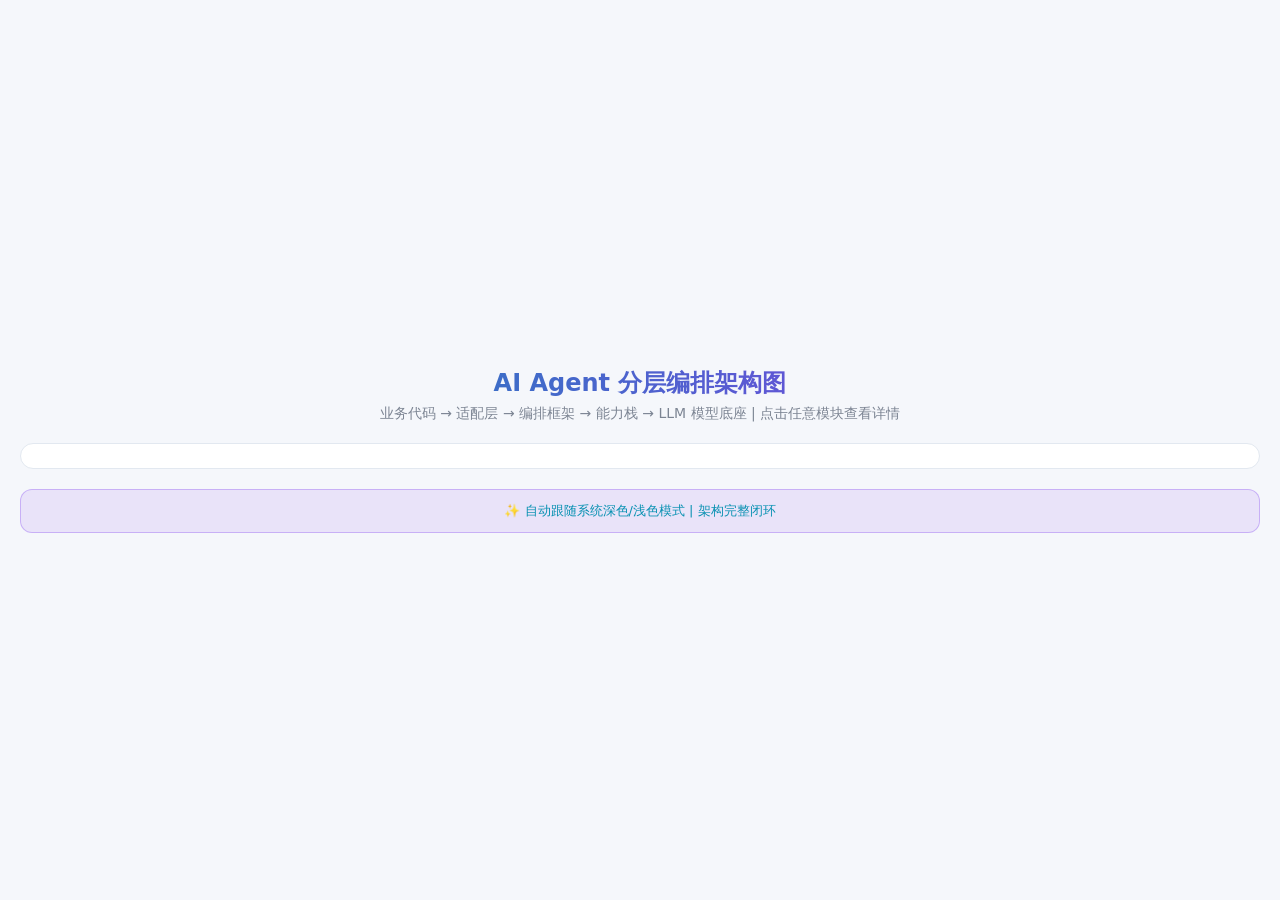
<file: architecture.html>
<!DOCTYPE html>
<html lang="zh-CN">
<head>
  <meta charset="UTF-8">
  <meta name="viewport" content="width=device-width, initial-scale=1.0, user-scalable=yes">
  <title>AI Agent 分层编排架构图</title>
  <style>
    /* 深色/浅色模式支持（跟随系统） */
    :root {
      --bg: #f5f7fb;
      --card-bg: #ffffff;
      --text: #1a202c;
      --text-secondary: #4a5568;
      --border: #e2e8f0;
      --cyan: #0891b2;
      --orange: #ea580c;
      --purple: #9333ea;
      --blue: #2563eb;
      --green: #059669;
      --pink: #db2777;
      --yellow: #eab308;
    }
    @media (prefers-color-scheme: dark) {
      :root {
        --bg: #0f172a;
        --card-bg: #1e293b;
        --text: #e2e8f0;
        --text-secondary: #94a3b8;
        --border: #334155;
        --cyan: #22d3ee;
        --orange: #f97316;
        --purple: #a855f7;
        --blue: #3b82f6;
        --green: #10b981;
        --pink: #ec4899;
        --yellow: #facc15;
      }
    }
    * { margin: 0; padding: 0; box-sizing: border-box; }
    body {
      font-family: system-ui, -apple-system, 'Segoe UI', Roboto, 'PingFang SC', 'Microsoft YaHei', sans-serif;
      background: var(--bg);
      color: var(--text);
      padding: 20px;
      min-height: 100vh;
      display: flex;
      justify-content: center;
      align-items: center;
    }
    .container {
      max-width: 1300px;
      width: 100%;
    }
    .header {
      text-align: center;
      margin-bottom: 20px;
    }
    .header h1 {
      font-size: 24px;
      background: linear-gradient(90deg, var(--cyan), var(--purple));
      -webkit-background-clip: text;
      background-clip: text;
      color: transparent;
      margin-bottom: 6px;
    }
    .header p {
      opacity: 0.7;
      font-size: 14px;
      color: var(--text-secondary);
    }
    .svg-container {
      width: 100%;
      background: var(--card-bg);
      border-radius: 16px;
      padding: 12px;
      border: 1px solid var(--border);
    }
    svg {
      width: 100%;
      height: auto;
      display: block;
    }
    .arch-clickable { cursor: pointer; transition: filter 0.2s; }
    .arch-clickable:hover { filter: drop-shadow(0 0 4px currentColor); }
    .modal {
      display: none;
      position: fixed;
      top: 0;
      left: 0;
      width: 100%;
      height: 100%;
      background: rgba(0,0,0,0.6);
      backdrop-filter: blur(4px);
      align-items: center;
      justify-content: center;
      z-index: 1000;
    }
    .modal.active { display: flex; }
    .modal-content {
      background: var(--card-bg);
      border-radius: 20px;
      max-width: 500px;
      width: 90%;
      padding: 20px;
      border: 1px solid var(--border);
      box-shadow: 0 20px 35px rgba(0,0,0,0.4);
    }
    .modal-header {
      display: flex;
      justify-content: space-between;
      align-items: center;
      border-bottom: 1px solid var(--border);
      padding-bottom: 10px;
      margin-bottom: 12px;
    }
    .modal-header h3 { font-size: 1.3rem; color: var(--cyan); }
    .close-modal {
      background: none;
      border: none;
      font-size: 26px;
      cursor: pointer;
      color: var(--text-secondary);
    }
    .close-modal:hover { color: var(--text); }
    .modal-body { font-size: 0.9rem; line-height: 1.5; color: var(--text); }
    .footer {
      text-align: center;
      margin-top: 20px;
      padding: 12px;
      background: rgba(124, 58, 237, 0.1);
      border-radius: 12px;
      border: 1px solid rgba(124, 58, 237, 0.3);
    }
    .footer p { font-size: 13px; color: var(--cyan); }
  </style>
</head>
<body>
<div class="container">
  <div class="header">
    <h1>AI Agent 分层编排架构图</h1>
    <p>业务代码 → 适配层 → 编排框架 → 能力栈 → LLM 模型底座 | 点击任意模块查看详情</p>
  </div>
  <div class="svg-container" id="svgContainer"></div>
  <div class="footer"><p>✨ 自动跟随系统深色/浅色模式 | 架构完整闭环</p></div>
</div>

<div id="detailModal" class="modal">
  <div class="modal-content">
    <div class="modal-header"><h3 id="modalTitle">详细解析</h3><button class="close-modal" id="closeModalBtn">&times;</button></div>
    <div class="modal-body" id="modalBody">内容加载中...</div>
  </div>
</div>

<script>
  // 直接复用 app.js 中的 renderArchitecture 核心生成逻辑，但独立封装（为了简洁，这里内联生成 SVG）
  (function() {
    const getCssVar = (varName) => getComputedStyle(document.documentElement).getPropertyValue(varName).trim();
    const cyan = getCssVar('--cyan');
    const orange = getCssVar('--orange');
    const purple = getCssVar('--purple');
    const blue = getCssVar('--blue');
    const green = getCssVar('--green');
    const pink = getCssVar('--pink');
    const yellow = getCssVar('--yellow');
    const text = getCssVar('--text');
    const textSecondary = getCssVar('--text-secondary');

    const svgHtml = `<svg viewBox="0 0 1100 850" xmlns="http://www.w3.org/2000/svg">
      <defs>
        <pattern id="grid" width="30" height="30" patternUnits="userSpaceOnUse">
          <path d="M 30 0 L 0 0 0 30" fill="none" stroke="rgba(34, 211, 238, 0.05)" stroke-width="1"/>
        </pattern>
        <linearGradient id="cyanGrad" x1="0%" y1="0%" x2="100%" y2="0%"><stop offset="0%" stop-color="${cyan}"/><stop offset="100%" stop-color="#06b6d4"/></linearGradient>
        <linearGradient id="orangeGrad" x1="0%" y1="0%" x2="100%" y2="0%"><stop offset="0%" stop-color="${orange}"/><stop offset="100%" stop-color="#ea580c"/></linearGradient>
        <linearGradient id="purpleGrad" x1="0%" y1="0%" x2="100%" y2="0%"><stop offset="0%" stop-color="${purple}"/><stop offset="100%" stop-color="#7c3aed"/></linearGradient>
        <linearGradient id="blueGrad" x1="0%" y1="0%" x2="100%" y2="0%"><stop offset="0%" stop-color="${blue}"/><stop offset="100%" stop-color="#2563eb"/></linearGradient>
        <linearGradient id="greenGrad" x1="0%" y1="0%" x2="100%" y2="0%"><stop offset="0%" stop-color="${green}"/><stop offset="100%" stop-color="#059669"/></linearGradient>
        <linearGradient id="pinkGrad" x1="0%" y1="0%" x2="100%" y2="0%"><stop offset="0%" stop-color="${pink}"/><stop offset="100%" stop-color="#db2777"/></linearGradient>
        <linearGradient id="yellowGrad" x1="0%" y1="0%" x2="100%" y2="0%"><stop offset="0%" stop-color="${yellow}"/><stop offset="100%" stop-color="#eab308"/></linearGradient>
        <marker id="linearArrow" markerWidth="10" markerHeight="7" refX="9" refY="3.5" orient="auto"><path d="M0 0 L7 3.5 L0 7" fill="none" stroke="white" stroke-width="1.5"/></marker>
      </defs>
      <rect width="1100" height="850" fill="url(#grid)" />
      <g class="arch-clickable" data-layer="business"><rect x="80" y="25" width="940" height="85" rx="12" fill="rgba(34,211,238,0.05)" stroke="url(#cyanGrad)" stroke-width="1.8"/><text x="550" y="58" text-anchor="middle" fill="${text}" font-size="20" font-weight="bold">业务代码层</text><text x="550" y="80" text-anchor="middle" fill="${textSecondary}" font-size="12">定义业务流程、智能体意图、任务编排逻辑</text><text x="550" y="97" text-anchor="middle" fill="${cyan}" font-size="11">上层业务无需感知底层框架细节</text></g>
      <path d="M 550 110 L 550 145" stroke="${cyan}" stroke-width="1.8" marker-end="url(#linearArrow)"/>
      <g class="arch-clickable" data-layer="adapter"><rect x="80" y="155" width="940" height="85" rx="12" fill="rgba(249,115,22,0.05)" stroke="url(#orangeGrad)" stroke-width="1.8"/><text x="550" y="188" text-anchor="middle" fill="${text}" font-size="20" font-weight="bold">Orchestrator 适配抽象层</text><text x="550" y="210" text-anchor="middle" fill="${textSecondary}" font-size="12">统一调用接口，屏蔽不同框架差异</text><text x="550" y="227" text-anchor="middle" fill="${orange}" font-size="11">标准化入参、状态管理、异常回调</text></g>
      <path d="M 550 240 L 550 275" stroke="${orange}" stroke-width="1.8" marker-end="url(#linearArrow)"/>
      <g class="arch-clickable" data-layer="orchestration"><rect x="80" y="285" width="940" height="165" rx="12" fill="rgba(168,85,247,0.05)" stroke="url(#purpleGrad)" stroke-width="1.8"/><text x="550" y="315" text-anchor="middle" fill="${text}" font-size="20" font-weight="bold">核心编排框架</text></g>
      <g class="arch-clickable" data-layer="langchain"><rect x="105" y="330" width="270" height="95" rx="8" fill="rgba(59,130,246,0.1)" stroke="url(#blueGrad)" stroke-width="1.5"/><text x="240" y="365" text-anchor="middle" fill="${text}" font-size="16" font-weight="600">LangChain / LangGraph</text><text x="240" y="392" text-anchor="middle" fill="${textSecondary}" font-size="12">图编排、状态流转、复杂工作流</text></g>
      <g class="arch-clickable" data-layer="claude"><rect x="415" y="330" width="270" height="95" rx="8" fill="rgba(16,185,129,0.1)" stroke="url(#greenGrad)" stroke-width="1.5"/><text x="550" y="365" text-anchor="middle" fill="${text}" font-size="16" font-weight="600">Claude Agent SDK</text><text x="550" y="392" text-anchor="middle" fill="${textSecondary}" font-size="12">原生模型调用、轻量化智能体</text></g>
      <g class="arch-clickable" data-layer="pi-mono"><rect x="725" y="330" width="270" height="95" rx="8" fill="rgba(236,72,153,0.1)" stroke="url(#pinkGrad)" stroke-width="1.5"/><text x="860" y="365" text-anchor="middle" fill="${text}" font-size="16" font-weight="600">pi-mono (Pi)</text><text x="860" y="392" text-anchor="middle" fill="${textSecondary}" font-size="12">极简高性能、低代码智能体框架</text></g>
      <path d="M 550 450 L 550 478" stroke="${purple}" stroke-width="1.8" fill="none"/><path d="M 240 478 L 550 478 L 860 478" stroke="${purple}" stroke-width="1.8" fill="none"/><path d="M 240 478 L 240 488" stroke="${purple}" stroke-width="1.8" marker-end="url(#linearArrow)"/><path d="M 550 478 L 550 488" stroke="${purple}" stroke-width="1.8" marker-end="url(#linearArrow)"/><path d="M 860 478 L 860 488" stroke="${purple}" stroke-width="1.8" marker-end="url(#linearArrow)"/>
      <g class="arch-clickable" data-layer="skills"><rect x="80" y="498" width="300" height="110" rx="12" fill="rgba(34,211,238,0.05)" stroke="url(#cyanGrad)" stroke-width="1.8"/><text x="230" y="538" text-anchor="middle" fill="${text}" font-size="18" font-weight="bold">Skills 能力封装层</text><text x="230" y="565" text-anchor="middle" fill="${textSecondary}" font-size="12">自定义技能、多步骤任务封装</text></g>
      <g class="arch-clickable" data-layer="mcp"><rect x="400" y="498" width="300" height="110" rx="12" fill="rgba(168,85,247,0.05)" stroke="url(#purpleGrad)" stroke-width="1.8"/><text x="550" y="538" text-anchor="middle" fill="${text}" font-size="18" font-weight="bold">MCP 协议交互层</text><text x="550" y="565" text-anchor="middle" fill="${textSecondary}" font-size="12">跨框架统一能力调用协议</text></g>
      <g class="arch-clickable" data-layer="toolcalling"><rect x="720" y="498" width="300" height="110" rx="12" fill="rgba(59,130,246,0.05)" stroke="url(#blueGrad)" stroke-width="1.8"/><text x="870" y="538" text-anchor="middle" fill="${text}" font-size="18" font-weight="bold">ToolCalling 工具调用层</text><text x="870" y="565" text-anchor="middle" fill="${textSecondary}" font-size="12">外部API、检索、代码执行调度</text></g>
      <path d="M 230 608 L 230 648" stroke="${cyan}" stroke-width="1.8" marker-end="url(#linearArrow)"/><path d="M 550 608 L 550 648" stroke="${purple}" stroke-width="1.8" marker-end="url(#linearArrow)"/><path d="M 870 608 L 870 648" stroke="${blue}" stroke-width="1.8" marker-end="url(#linearArrow)"/>
      <g class="arch-clickable" data-layer="llm"><rect x="80" y="658" width="940" height="85" rx="12" fill="rgba(250,204,21,0.05)" stroke="url(#yellowGrad)" stroke-width="1.8"/><text x="550" y="692" text-anchor="middle" fill="${text}" font-size="20" font-weight="bold">LLM 模型服务层</text><text x="550" y="714" text-anchor="middle" fill="${textSecondary}" font-size="12">大语言模型推理、多模型路由、Token 调度</text><text x="550" y="732" text-anchor="middle" fill="${yellow}" font-size="11">支持 OpenAI、Claude、Gemini、Llama 等主流模型</text></g>
    </svg>`;

    document.getElementById('svgContainer').innerHTML = svgHtml;

    const detailMap = {
      business: { title: "业务代码层", content: "业务代码层是 AI Agent 应用的入口，负责定义业务流程、设置智能体的目标、编写任务编排逻辑。开发者在这一层描述“要做什么”，而不关心“怎么做”。典型工作包括：定义 Agent 角色（如客服、分析师）、设定工作流步骤（查询数据→分析结果→生成报告）、处理业务异常。这一层与具体框架解耦，方便后续迁移或升级底层技术" },
      adapter: { title: "Orchestrator 适配抽象层", content: "适配抽象层作为统一调用接口，屏蔽了不同编排框架（LangChain、Claude SDK、pi-mono 等）的 API 差异。它提供了标准化的入参/出参格式、统一的状态管理机制、跨框架的异常回调处理。该层让上层业务代码可以无缝切换底层框架，例如从 LangGraph 迁移到 Claude SDK 时无需修改业务逻辑，只需更换适配器" },
      orchestration: { title: "核心编排框架（整体）", content: "编排框架层是 AI Agent 的核心执行引擎，负责管理智能体的推理、工具调用、记忆存储和状态流转。该层集成了多种开源或商业框架，如 LangGraph（图编排）、Claude Agent SDK（原生高性能）、pi-mono（极简低代码）。开发者可根据场景选择最合适的框架，甚至混合使用。" },
      langchain: { title: "LangChain / LangGraph", content: "LangChain 是最流行的 AI 应用开发框架，提供链式调用、工具集成、记忆管理等模块。LangGraph 在其基础上增加了有向图编排能力，支持循环边、条件分支和状态检查点，适用于复杂的多步骤工作流" },
      claude: { title: "Claude Agent SDK", content: "Anthropic 官方推出的轻量级智能体框架，基于 Claude 模型原生构建。支持 MCP 协议、钩子系统（Hook）、文件/Shell 操作等。以“自治代理循环”为核心，开发者只需定义工具和提示词，Agent 自动规划并执行任务。适合需要深度依赖 Claude 模型的场景。" },
      "pi-mono": { title: "pi-mono (Pi)", content: " pi-mono （又称或 pi.dev）是由Mario Zechner（libGDX 游戏开发框架创始人）开发的开源极简 AI 智能体运行时框架，以 "少即是多" 为核心设计哲学，是驱动 OpenClaw的底层引擎。它采用 TypeScript 编写，专注于提供基础原语而非预设复杂功能，让开发者能够自由组合出符合自身需求的 AI 工作流" },
      skills: { title: "Skills 能力封装层", content: "Skills 层将原子操作（如发送邮件、查询数据库、调用 API）封装为可复用的“技能”。每个 Skill 包含输入校验、执行逻辑、错误处理和输出格式化。Agent 可以根据用户意图动态组合多个 Skill，实现复杂任务。该层也支持自定义业务技能，例如“生成周报技能”包含数据拉取、分析、排版等子步骤。" },
      mcp: { title: "MCP 协议交互层", content: "Model Context Protocol (MCP) 是一个开放标准，用于统一 AI 应用与外部工具、数据源之间的通信。MCP 层将工具的能力以标准化接口暴露，使得任何遵循 MCP 协议的 Agent 框架都能直接调用。该层大幅降低了工具接入成本，实现了框架与工具的解耦。" },
      toolcalling: { title: "ToolCalling 工具调用层", content: "ToolCalling 层负责执行 Agent 请求的具体工具函数。它处理工具的发现、参数解析、执行调度、结果返回。支持同步/异步调用、超时控制、重试策略和熔断机制。典型工具包括：外部 API（天气、地图）、向量检索（RAG）、代码解释器、数据库查询等。" },
      llm: { title: "LLM 模型服务层", content: "LLM 模型服务层是整个架构的智能底座，提供大语言模型的推理能力、多模型路由、Token 调度、成本监控等基础服务。该层封装了不同模型提供商（OpenAI、Anthropic、Google、Meta、DeepSeek、GLM等）的 API 差异，对外提供统一的推理接口，并支持模型热切换、负载均衡和流式输出" }
    };

    const modal = document.getElementById('detailModal');
    const modalTitle = document.getElementById('modalTitle');
    const modalBody = document.getElementById('modalBody');
    const closeBtn = document.getElementById('closeModalBtn');

    document.querySelectorAll('.arch-clickable').forEach(el => {
      el.addEventListener('click', (e) => {
        e.stopPropagation();
        const layer = el.getAttribute('data-layer');
        const info = detailMap[layer];
        if (info) {
          modalTitle.innerText = info.title;
          modalBody.innerText = info.content;
          modal.classList.add('active');
        }
      });
    });
    closeBtn.addEventListener('click', () => modal.classList.remove('active'));
    modal.addEventListener('click', (e) => { if (e.target === modal) modal.classList.remove('active'); });
  })();
</script>
</body>
</html>
</file>
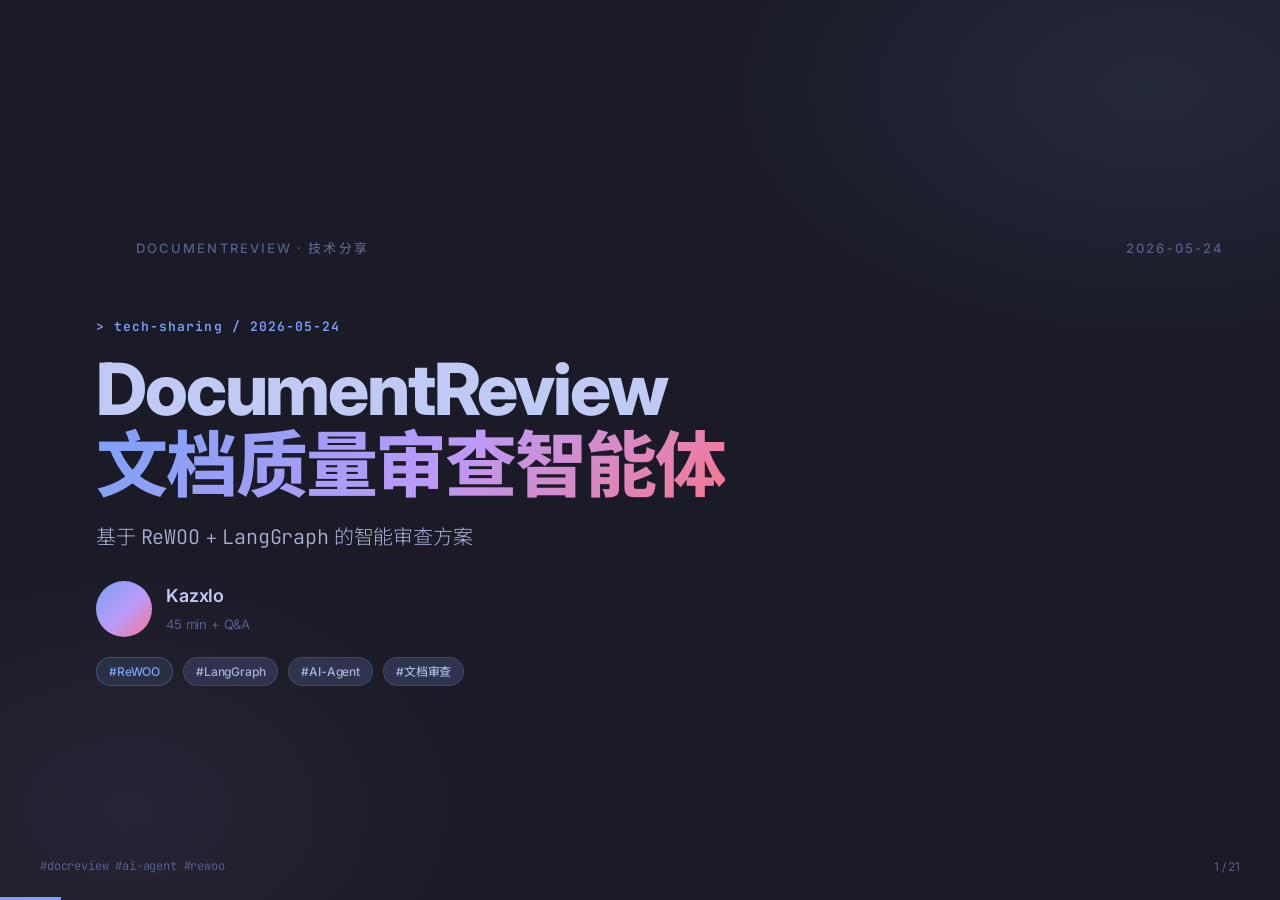
<file: html-ppt/docreview.html>
<!DOCTYPE html>
<html lang="zh-CN" data-theme="tokyo-night" data-themes="tokyo-night,corporate-clean" data-theme-base="../../../html-ppt/assets/themes/">
<head>
<meta charset="utf-8"><meta name="viewport" content="width=device-width,initial-scale=1">
<title>DocumentReview 文档质量审查智能体 · Tech Sharing</title>
<link rel="stylesheet" href="assets/fonts.css">
<link rel="stylesheet" href="assets/base.css">
<link rel="stylesheet" id="theme-link" href="assets/themes/tokyo-night.css">
<link rel="stylesheet" href="assets/animations/animations.css">
<style>
/* 确保对比表样式 */
.tpl-docreview .compare-table { width:100%; border-collapse:collapse; background:var(--surface); border-radius:var(--radius); overflow:hidden; }
.tpl-docreview .compare-table th, .tpl-docreview .compare-table td { border:1px solid var(--border); padding:10px 12px; text-align:left; vertical-align:top; background:var(--bg-soft); color:var(--text-2); font-size:13px; }
.tpl-docreview .compare-table th { background:var(--surface-2); color:var(--accent); font-family:'JetBrains Mono',monospace; font-weight:700; }
.tpl-docreview .compare-table td.mono { font-family:'JetBrains Mono',monospace; font-weight:600; color:var(--accent-2); }
.tpl-docreview .compare-table tr.highlight td { background:color-mix(in srgb, var(--accent) 8%, var(--bg-soft)); border-left:3px solid var(--accent); }
/* 新增：三列等高卡片布局 */
.rewoo-three-col { display: flex; gap: 24px; justify-content: space-between; flex-wrap: wrap; }
.rewoo-three-col .rewoo-card { flex: 1; min-width: 240px; }
.tools-subsection { margin-top: 28px; padding-top: 20px; border-top: 1px solid var(--border); }
.tools-subsection:first-of-type { margin-top: 0; border-top: none; }
</style>
<link rel="stylesheet" href="style.css">
</head>
<body class="tpl-docreview">
<div class="deck">

  <!-- 1. Cover -->
  <section class="slide is-active" data-title="Cover">
    <div class="deck-header"><span class="eyebrow">DocumentReview · 技术分享</span><span class="eyebrow">2026-05-24</span></div>
    <div class="cover-content">
      <p class="kicker anim-rise-in" data-anim="rise-in">tech-sharing / 2026-05-24</p>
      <h1 class="h1 anim-rise-in" data-anim="rise-in" style="--delay:.15s">DocumentReview<br><span class="gradient-text">文档质量审查智能体</span></h1>
      <p class="lede anim-rise-in" data-anim="rise-in" style="--delay:.3s">基于 <span class="mono">ReWOO</span> + <span class="mono">LangGraph</span> 的智能审查方案</p>
      <div class="speaker anim-rise-in" data-anim="rise-in" style="--delay:.45s"><div class="av"></div><div><b>Kazxlo</b><span> 45 min + Q&amp;A</span></div></div>
      <div class="cover-tags anim-stagger-list mt-m" data-anim-target><span class="pill pill-accent">#ReWOO</span><span class="pill">#LangGraph</span><span class="pill">#AI-Agent</span><span class="pill">#文档审查</span></div>
    </div>
    <aside class="notes"><p>大家好，欢迎参加本次技术分享。今天介绍文档质量审查智能体DocumentReview，聚焦于高价值方案文档的自动化质量审查。我们基于ReWOO架构与LangGraph状态图引擎构建低成本高可信审查Agent。</p></aside>
  </section>

  <!-- 议程（整合为6大章节） -->
  <section class="slide" data-title="Agenda">
    <div class="deck-header"><span class="eyebrow">DocumentReview · 技术分享</span><span class="eyebrow">目录</span></div>
 
    <h2 class="h2">总体目录</h2>
    <div class="agenda-list anim-stagger-list mt-l" data-anim-target>
      <div class="agenda-row"><span class="num">01</span><span class="t">项目背景与能力定位</span><span class="d">~6min</span></div>
      <div class="agenda-row"><span class="num">02</span><span class="t">技术选型与架构设计</span><span class="d">~10min</span></div>
      <div class="agenda-row"><span class="num">03</span><span class="t">ReWOO 深度解析（Planner/Worker/Solver）</span><span class="d">~10min</span></div>
      <div class="agenda-row"><span class="num">04</span><span class="t">三轮渐进式审查流程</span><span class="d">~12min</span></div>
      <div class="agenda-row"><span class="num">05</span><span class="t">工具系统与数据工程</span><span class="d">~8min</span></div>
      <div class="agenda-row"><span class="num">06</span><span class="t">工程化与部署总结</span><span class="d">~8min</span></div>
    </div>
    <aside class="notes"><p>共6大章节，涵盖从背景、架构设计、ReWOO核心、三轮审查、工具系统到工程化部署的完整内容。</p></aside>
  </section>

   <!-- ========= 第一章：项目背景与能力定位 ========= -->
  <!-- 背景与定位 -->
  <section class="slide" data-title="背景与定位">
    <div class="deck-header"><span class="eyebrow">DocumentReview · 技术分享</span><span class="eyebrow">第一章：项目背景与能力定位-项目背景</span></div>
 
    <h2 class="h2">为什么需要智能文档审查？</h2>
    <div class="grid g2 mt-l" style="align-items:start">
      <div class="anim-fade-left" data-anim="fade-left"><div class="card card-accent"><h4>痛点</h4><ul class="dim" style="padding-left:18px;line-height:2.2"><li>方案文本<strong>动辄 600+ 页（≈1 M tokens）</strong>，人工审查耗时4~6h，遗漏率20%~30%</li><li><strong>五大维度</strong>交叉检查，人脑覆盖困难</li><li>不同行业检查点/术语库差异大，通用规则无法复用</li><li>审查结果<strong>不统一</strong>，不同专家一致性低于70%</li></ul></div></div>
      <div class="anim-fade-right" data-anim="fade-right" style="--delay:.2s"><div class="card card-accent"><h4>核心定位</h4><ul class="dim" style="padding-left:18px;line-height:2.2"><li>基于 <strong>ReWOO 架构</strong> 的智能审查 Agent：Planner-Worker-Solver 解耦</li><li><strong>三轮渐进式</strong>审查：初审(ReWOO) → 复核(完整性/一致性) → 终审(争议裁决)</li><li>支持 <strong>9 类文档</strong>（可研、标书、申报书等）</li><li><strong>行业可插拔</strong>：检查点/术语库/政策库按行业分目录</li></ul></div></div>
    </div>
    <div class="verdict-bar mt-m"><div class="verdict-item"><span class="dot" style="background:var(--good)"></span>格式</div><div class="verdict-item"><span class="dot" style="background:var(--accent)"></span>文字</div><div class="verdict-item"><span class="dot" style="background:var(--accent-2)"></span>结构</div><div class="verdict-item"><span class="dot" style="background:var(--warn)"></span>逻辑</div><div class="verdict-item"><span class="dot" style="background:var(--bad)"></span>合规</div></div>
    <aside class="notes"><p>长文档审查高认知负载+强领域知识。ReWOO将推理与工具执行分离，LLM调用成本降低约60%。</p></aside>
  </section>

  <!-- 审查能力全景 -->
  <section class="slide" data-title="审查能力全景">
    <div class="deck-header"><span class="eyebrow">DocumentReview · 技术分享</span><span class="eyebrow">第一章：项目背景与能力定位-审查能力全景</span></div>
 
    <h2 class="h2">审查能力全景</h2>
    <div class="grid g3 mt-l anim-stagger-list" data-anim-target>
      <div class="card card-accent"><div class="card-cap-icon" style="color:var(--good)">📐</div><h4>内容完整审查</h4><p class="dim">文档应具备封面、目录、正文等完整结构，元数据准确，图表均有编号与标题，关键业务要素描述齐全</p></div>
      <div class="card card-accent"><div class="card-cap-icon" style="color:var(--accent)">✏️</div><h4>格式规范审查</h4><p class="dim">错别字检测、语病识别、术语使用规范性、机构名称一致性</p></div>
      <div class="card card-accent"><div class="card-cap-icon" style="color:var(--accent-2)">🏗️</div><h4>逻辑一致审查</h4><p class="dim">数据在摘要、正文、图表中一致，术语统一，指代明确，结论与正文匹配，图文描述相</p></div>
      <div class="card card-accent"><div class="card-cap-icon" style="color:var(--warn)">🔗</div><h4>安全合规审查</h4><p class="dim">合规性与安全性：内容符合法律法规与政策要求，政治表述准确，避免敏感信息泄露，引用标准有效</p></div>
      <div class="card card-accent"><div class="card-cap-icon" style="color:var(--bad)">⚖️</div><h4>技术质量审查</h4><p class="dim">语言简洁无歧义，逻辑通顺，技术原理与计算正确，方案合理且可落地，资源估算客观</p></div>
      <div class="card card-accent"><div class="card-cap-icon" style="color:var(--accent-3)">📊</div><h4>审查报告输出</h4><p class="dim">结构化审查报告（JSON/PDF/Excel）、问题溯源定位、修改建议生成</p></div>
    </div>
    <aside class="notes"><p>五大维度均内置专用工具，格式/文字侧重规则引擎，逻辑/合规深度利用LLM推理能力。</p></aside>
  </section>

<!-- 8. 智能体开发框架分层架构（SVG） -->
  <section class="slide" data-title="智能体开发框架分层架构">
    <div class="deck-header"><span class="eyebrow">DocumentReview · 技术分享</span><span class="eyebrow">第二章：技术选型与架构设计-通用架构</span></div>
 
    <h2 class="h2">智能体开发框架分层架构</h2>
    <div class="mt-m" style="display: flex; justify-content: center; width: 100%; overflow: visible;">
      <svg width="920" height="620" viewBox="0 0 920 620" xmlns="http://www.w3.org/2000/svg" style="background: transparent; font-family: 'Inter', 'Segoe UI', sans-serif; display: block; margin: 0 auto;">
        <defs>
          <linearGradient id="layer1Grad" x1="0%" y1="0%" x2="100%" y2="0%"><stop offset="0%" stop-color="#33467c"/><stop offset="100%" stop-color="#2a3a6e"/></linearGradient>
          <linearGradient id="layer2Grad" x1="0%" y1="0%" x2="100%" y2="0%"><stop offset="0%" stop-color="#3b4261"/><stop offset="100%" stop-color="#2d334f"/></linearGradient>
          <linearGradient id="layer5Grad" x1="0%" y1="0%" x2="100%" y2="0%"><stop offset="0%" stop-color="#3c2f5f"/><stop offset="100%" stop-color="#2a2342"/></linearGradient>
          <linearGradient id="card3Grad" x1="0%" y1="0%" x2="0%" y2="100%"><stop offset="0%" stop-color="#2c3e50"/><stop offset="100%" stop-color="#1e2c3a"/></linearGradient>
          <linearGradient id="card4Grad" x1="0%" y1="0%" x2="0%" y2="100%"><stop offset="0%" stop-color="#2a2f45"/><stop offset="100%" stop-color="#1c2033"/></linearGradient>
          <filter id="shadow" x="-5%" y="-5%" width="110%" height="110%"><feDropShadow dx="0" dy="4" stdDeviation="6" flood-color="#000000" flood-opacity="0.4"/></filter>
          <marker id="arrowhead" markerWidth="8" markerHeight="8" refX="7" refY="4" orient="auto"><polygon points="0 0, 8 4, 0 8" fill="#7dcfff"/></marker>
        </defs>
        <rect width="100%" height="100%" fill="transparent"/>
        <!-- 第1层 -->
        <g transform="translate(60,20)"><rect width="800" height="72" rx="8" fill="url(#layer1Grad)" filter="url(#shadow)"/><rect x="0" y="0" width="8" height="72" fill="#7dcfff" rx="4"/><text x="400" y="28" fill="#fff" font-size="17" font-weight="700" text-anchor="middle">业务代码层</text><text x="400" y="48" fill="#c0caf5" font-size="12" text-anchor="middle">定义业务流程、智能体意图、任务编排逻辑</text><text x="400" y="64" fill="#565f89" font-size="11" text-anchor="middle">上层业务无需感知底层框架细节</text></g>
        <path d="M460 92 L460 115" stroke="#565f89" stroke-width="2" fill="none" marker-end="url(#arrowhead)"/>
        <!-- 第2层 -->
        <g transform="translate(60,130)"><rect width="800" height="72" rx="8" fill="url(#layer2Grad)" filter="url(#shadow)"/><rect x="0" y="0" width="8" height="72" fill="#bb9af7" rx="4"/><text x="400" y="28" fill="#fff" font-size="17" font-weight="700" text-anchor="middle">Orchestrator适配抽象层</text><text x="400" y="48" fill="#c0caf5" font-size="12" text-anchor="middle">统一调用接口，屏蔽不同框架差异</text><text x="400" y="64" fill="#565f89" font-size="11" text-anchor="middle">标准化入参、状态管理、异常回调</text></g>
        <path d="M460 202 L460 225" stroke="#565f89" stroke-width="2" fill="none" marker-end="url(#arrowhead)"/>
        <!-- 第3层 -->
        <g transform="translate(60,240)"><rect width="800" height="105" rx="8" fill="#1a1b26" stroke="#3b4261" stroke-width="1.5" stroke-dasharray="4"/><text x="15" y="18" fill="#565f89" font-size="10" font-weight="600" text-anchor="start">核心编排框架层</text>
          <g transform="translate(15,26)"><rect width="250" height="68" rx="6" fill="url(#card3Grad)" filter="url(#shadow)" stroke="#7dcfff" stroke-width="0.5"/><rect x="0" y="0" width="250" height="24" rx="6" fill="#7dcfff" opacity="0.15"/><text x="125" y="16" fill="#7dcfff" font-size="12" font-weight="700" text-anchor="middle">LangChain / LangGraph</text><text x="125" y="38" fill="#c0caf5" font-size="10" text-anchor="middle">图编排、状态流转</text><text x="125" y="53" fill="#c0caf5" font-size="10" text-anchor="middle">复杂工作流</text></g>
          <g transform="translate(275,26)"><rect width="250" height="68" rx="6" fill="url(#card3Grad)" filter="url(#shadow)" stroke="#bb9af7" stroke-width="0.5"/><rect x="0" y="0" width="250" height="24" rx="6" fill="#bb9af7" opacity="0.15"/><text x="125" y="16" fill="#bb9af7" font-size="12" font-weight="700" text-anchor="middle">Claude Agent SDK</text><text x="125" y="38" fill="#c0caf5" font-size="10" text-anchor="middle">原生模型调用</text><text x="125" y="53" fill="#c0caf5" font-size="10" text-anchor="middle">轻量化智能体</text></g>
          <g transform="translate(535,26)"><rect width="250" height="68" rx="6" fill="url(#card3Grad)" filter="url(#shadow)" stroke="#9ece6a" stroke-width="0.5"/><rect x="0" y="0" width="250" height="24" rx="6" fill="#9ece6a" opacity="0.15"/><text x="125" y="16" fill="#9ece6a" font-size="12" font-weight="700" text-anchor="middle">pi-mono (Pi)</text><text x="125" y="38" fill="#c0caf5" font-size="10" text-anchor="middle">极简高性能</text><text x="125" y="53" fill="#c0caf5" font-size="10" text-anchor="middle">低代码智能体框架</text></g>
        </g>
        <path d="M460 345 L460 368" stroke="#565f89" stroke-width="2" fill="none" marker-end="url(#arrowhead)"/>
        <!-- 第4层 -->
        <g transform="translate(60,383)"><rect width="800" height="105" rx="8" fill="#1a1b26" stroke="#3b4261" stroke-width="1.5" stroke-dasharray="4"/><text x="15" y="18" fill="#565f89" font-size="10" font-weight="600" text-anchor="start">能力封装与交互层</text>
          <g transform="translate(15,26)"><rect width="250" height="68" rx="6" fill="url(#card4Grad)" filter="url(#shadow)" stroke="#ff9e64" stroke-width="0.5"/><rect x="0" y="0" width="250" height="24" rx="6" fill="#ff9e64" opacity="0.15"/><text x="125" y="16" fill="#ff9e64" font-size="12" font-weight="700" text-anchor="middle">Skills能力封装层</text><text x="125" y="38" fill="#c0caf5" font-size="10" text-anchor="middle">自定义技能</text><text x="125" y="53" fill="#c0caf5" font-size="10" text-anchor="middle">多步骤任务封装</text></g>
          <g transform="translate(275,26)"><rect width="250" height="68" rx="6" fill="url(#card4Grad)" filter="url(#shadow)" stroke="#2ac3de" stroke-width="0.5"/><rect x="0" y="0" width="250" height="24" rx="6" fill="#2ac3de" opacity="0.15"/><text x="125" y="16" fill="#2ac3de" font-size="12" font-weight="700" text-anchor="middle">MCP协议交互层</text><text x="125" y="38" fill="#c0caf5" font-size="10" text-anchor="middle">跨框架统一能力</text><text x="125" y="53" fill="#c0caf5" font-size="10" text-anchor="middle">调用协议</text></g>
          <g transform="translate(535,26)"><rect width="250" height="68" rx="6" fill="url(#card4Grad)" filter="url(#shadow)" stroke="#f7768e" stroke-width="0.5"/><rect x="0" y="0" width="250" height="24" rx="6" fill="#f7768e" opacity="0.15"/><text x="125" y="16" fill="#f7768e" font-size="12" font-weight="700" text-anchor="middle">ToolCalling工具调用层</text><text x="125" y="38" fill="#c0caf5" font-size="10" text-anchor="middle">外部API、检索</text><text x="125" y="53" fill="#c0caf5" font-size="10" text-anchor="middle">代码执行调度</text></g>
        </g>
        <path d="M460 488 L460 511" stroke="#565f89" stroke-width="2" fill="none" marker-end="url(#arrowhead)"/>
        <!-- 第5层 -->
        <g transform="translate(60,526)"><rect width="800" height="72" rx="8" fill="url(#layer5Grad)" filter="url(#shadow)"/><rect x="0" y="0" width="8" height="72" fill="#9ece6a" rx="4"/><text x="400" y="28" fill="#fff" font-size="17" font-weight="700" text-anchor="middle">LLM模型服务层</text><text x="400" y="48" fill="#c0caf5" font-size="12" text-anchor="middle">大语言模型推理、多模型路由、Token调度</text><text x="400" y="64" fill="#565f89" font-size="11" text-anchor="middle">支持 OpenAI、Claude、Gemini、llama 等主流模型</text></g>
        <line x1="30" y1="56" x2="30" y2="562" stroke="#7dcfff" stroke-width="2" stroke-dasharray="4" opacity="0.4"/><circle cx="30" cy="56" r="4" fill="#7dcfff"/><circle cx="30" cy="166" r="4" fill="#bb9af7"/><circle cx="30" cy="293" r="4" fill="#7dcfff"/><circle cx="30" cy="436" r="4" fill="#ff9e64"/><circle cx="30" cy="562" r="4" fill="#9ece6a"/>
      </svg>
    </div>
    <aside class="notes"><p>智能体开发框架分层架构图，自上而下五层。业务代码层完全隔离框架差异，Orchestrator适配层提供统一调用接口，核心编排层支持LangGraph/Claude SDK/Pi-mono可插拔，能力层通过Skills/MCP/ToolCalling标准化封装，底层LLM服务层统一路由多模型。</p></aside>
  </section>


  <!-- 6. Agent模式对比 -->
  <section class="slide" data-title="Agent模式对比">
    <div class="deck-header"><span class="eyebrow">DocumentReview · 技术分享</span><span class="eyebrow">第二章：技术选型与架构设计-Agent模式选型</span></div>
 
    <h2 class="h2">智能体模式对比：CoT · ReAct · ReWOO</h2>
    <div class="mt-l anim-fade-up" data-anim="fade-up">
      <table class="compare-table">
        <thead><tr><th>模式</th><th>核心思想</th><th>Token效率</th><th>工具调用方式</th><th>推理可观测性</th><th>适用场景</th></tr></thead>
        <tbody>
          <tr><td class="mono">CoT</td><td>思维链提示，单次推理生成中间推理步骤</td><td>⭐ 低（单次LLM）</td><td>不原生支持工具</td><td>强（推理步骤显式）</td><td>数学/逻辑题，无外部依赖</td></tr>
          <tr><td class="mono">ReAct</td><td>Reason+Act交替循环，每步可调用工具获取观察</td><td>⭐⭐ 中（多轮LLM）</td><td>交替式，每步结果再喂给LLM</td><td>强（轨迹可追溯）</td><td>复杂交互任务，动态检索/计算</td></tr>
          <tr class="highlight"><td class="mono">ReWOO</td><td>规划(Planner) → 执行(Worker) → 求解(Solver)，完全解耦</td><td>⭐⭐⭐ 高（仅2次LLM：规划+求解）</td><td>批量确定性执行，工具间链式引用(#E1→#E2)，Worker零LLM</td><td>极强（计划文本+证据链）</td><td><strong>长文档审查、多工具流水线、成本敏感任务</strong></td></tr>
        </tbody>
      </table>
    </div>
    <div class="grid g2 mt-m">
      <div class="card card-accent anim-fade-left" data-anim="fade-left"><h4>🔎 为什么选择 ReWOO？</h4><div class="pipe-logic mt-s"><div class="logic-row"><span class="logic-dot" style="background:var(--good)"></span>每个检查点需调用3~5个工具，ReAct会引发多轮LLM；ReWOO将工具执行剥离，Worker零成本。</div><div class="logic-row"><span class="logic-dot" style="background:var(--accent)"></span>Worker具备跨检查点缓存 + 参数引用，大幅减少冗余计算。</div><div class="logic-row"><span class="logic-dot" style="background:var(--warn)"></span>Solver基于完整证据链判定，避免ReAct的上下文膨胀，Token节省约40%~60%。</div></div></div>
      <div class="card card-accent anim-fade-right" data-anim="fade-right" style="--delay:.15s"><h4>📊 量化差异（100页文档 / 30检查点）</h4><div class="pipe-logic mt-s"><div class="logic-row"><span class="mono">ReAct</span>：≈90~150次LLM调用，总Token≈400k~800k</div><div class="logic-row"><span class="mono">ReWOO</span>：≈60次LLM，总Token≈180k~240k，工具可并行</div><div class="logic-row"><strong class="dim2">✅ 成本降低约50%，延迟缩减35%，结果确定性更强</strong></div></div></div>
    </div>
    <aside class="notes"><p>ReWOO将“怎么做”与“具体执行”分离，Planner生成工具调用蓝图，Worker批量执行（并行+缓存），Solver综合证据判定——完美匹配文档审查的工具密集+长文本场景。</p></aside>
  </section>

  <!-- 7. 框架选型对比 -->
  <section class="slide" data-title="框架选型对比">
    <div class="deck-header"><span class="eyebrow">DocumentReview · 技术分享</span><span class="eyebrow">第二章：技术选型与架构设计-框架选型</span></div>
 
    <h2 class="h2">智能体开发框架选型对比</h2>
    <div class="mt-l anim-fade-up" data-anim="fade-up">
      <table class="compare-table" style="font-size:12px">
        <thead><tr><th>框架</th><th>核心思想</th><th>适用场景</th><th>优势</th><th>劣势</th><th>LLM调用模式</th></tr></thead>
        <tbody>
          <tr><td class="mono">LangChain + LangGraph</td><td class="dim">链式编排 + 状态图（图结构状态机）</td><td class="dim">复杂多步智能体、长流程、需精细控制状态</td><td class="dim">生态丰富（600+集成）、状态持久化、可观测性强、支持循环/分支</td><td class="dim">学习曲线陡峭、抽象层级多、调试成本较高</td><td class="dim">灵活：支持ReAct/ReWOO/自定义</td></tr>
          <tr><td class="mono">Claude Agent SDK</td><td class="dim">Anthropic官方SDK，基于Claude 3的“计算机使用”能力</td><td class="dim">需要GUI交互、浏览器/桌面自动化、工具调用极简</td><td class="dim">原生支持视觉+工具调用、低延迟、安全沙箱</td><td class="dim">仅限Claude模型、自定义能力弱、供应商锁定</td><td class="dim">ReAct风格，模型自主决策</td></tr>
          <tr><td class="mono">Pi-mono</td><td class="dim">基于“规划-执行-监控”的轻量级Agent框架</td><td class="dim">单任务规划、低成本原型、嵌入式场景</td><td class="dim">轻量（～2k行代码）、易扩展、无外部依赖</td><td class="dim">社区小、文档少、不支持复杂状态图</td><td class="dim">类似ReWOO但更简化</td></tr>
          <tr><td class="mono">CrewAI</td><td class="dim">角色扮演多智能体协作（角色+任务+流程）</td><td class="dim">多角色协作、任务拆分、模拟团队工作流</td><td class="dim">声明式角色定义、任务委派、支持顺序/层级流程</td><td class="dim">多智能体协调开销大、不擅长复杂推理链</td><td class="dim">每个角色独立调用LLM，并发高</td></tr>
        </tbody>
      </table>
    </div>
    <div class="card card-accent mt-m anim-fade-up" data-anim="fade-up" style="--delay:.2s">
      <h4>🎯 DocumentReview 的选型结论</h4>
      <div class="pipe-logic mt-s">
        <div class="logic-row"><span class="logic-dot" style="background:var(--good)"></span><strong>LangGraph</strong> 状态图编排完美适配“三轮渐进式审查”（初审→复核→补充检索→终审），每个阶段可单独调试、中断恢复。</div>
        <div class="logic-row"><span class="logic-dot" style="background:var(--accent)"></span><strong>生态兼容</strong>：LangChain提供现成工具抽象、PDF解析、向量存储，加速开发。</div>
        <div class="logic-row"><span class="logic-dot" style="background:var(--warn)"></span><strong>对比Claude SDK</strong>：无需依赖特定模型（支持通义千问等国产模型），避免供应商锁定。</div>
        <div class="logic-row"><span class="logic-dot" style="background:var(--accent-2)"></span><strong>对比CrewAI</strong>：文档审查是“串行深度推理”而非多角色协作，单Agent + 工具系统更高效。</div>
      </div>
      <p class="dim2 mt-s">✅ 最终选择：<strong>LangChain Core + LangGraph</strong>，兼顾编排灵活性、生态成熟度与多模型兼容性。</p>
    </div>
    <aside class="notes"><p>框架选型时我们重点评估了四个方向：LangGraph的状态图能清晰表达三轮审查流程，且支持断点续审；Claude SDK虽好但限制模型；CrewAI偏重多角色协作，不适合深度单文档审查；Pi-mono过于简单。因此LangChain+LangGraph是最平衡的选择。</p></aside>
  </section>


  <!-- 5. 核心技术栈 -->
  <section class="slide" data-title="核心技术栈">
    <div class="deck-header"><span class="eyebrow">DocumentReview · 技术分享</span><span class="eyebrow">第二章：技术选型与架构设计-本智能体核心技术栈</span></div>
 
    <h2 class="h2">核心技术栈</h2>
    <div class="tool-table mt-l anim-stagger-list" data-anim-target>
      <div class="tool-row header"><span>层次</span><span>技术</span><span>用途</span></div>
      <div class="tool-row"><span class="mono">核心框架</span><span>LangChain Core 0.3+</span><span class="dim">标准化LLM调用、工具抽象、提示词模板</span></div>
      <div class="tool-row"><span class="mono">LLM 接入</span><span>langchain-openai</span><span class="dim">OpenAI 兼容 API（通义千问/硅基流动）</span></div>
      <div class="tool-row"><span class="mono">流程编排</span><span>LangGraph</span><span class="dim">状态图编排init→first_pass→second_pass→supplement→final_pass→output</span></div>
      <div class="tool-row"><span class="mono">数据校验</span><span>Pydantic V2</span><span class="dim">检查点/结果数据模型标准化</span></div>
      <div class="tool-row"><span class="mono">Web UI</span><span>Streamlit</span><span class="dim">文件上传、行业选择、结果可视化</span></div>
      <div class="tool-row"><span class="mono">PDF 解析</span><span>pdfplumber</span><span class="dim">PDF 文本+表格提取，构建章节偏移索引</span></div>
      <div class="tool-row"><span class="mono">关键词搜索</span><span>flashtext</span><span class="dim">AC自动机高性能关键词匹配</span></div>
      <div class="tool-row"><span class="mono">文本匹配</span><span>difflib</span><span class="dim">术语/政策名称模糊匹配（相似度≥0.85）</span></div>
      <div class="tool-row"><span class="mono">配置管理</span><span>PyYAML + dotenv</span><span class="dim">YAML配置 + API Key管理</span></div>
    </div>
    <p class="dim2 mt-s" style="font-size:12px">选型原则：轻量可维护、API兼容、零成本起步、生产就绪（重试退避+状态持久化）</p>
    <aside class="notes"><p>LangGraph让三轮流程清晰可控，pdfplumber+偏移量索引实现O(1)章节定位，flashtext支撑数百术语实时匹配。</p></aside>
  </section>

<!-- 9.合并后的页面：架构（SVG） + 执行流程（左右布局），适配大小 -->
<section class="slide" data-title="架构与执行流程">
  <div class="deck-header">
    <span class="eyebrow">DocumentReview · 技术分享</span>
    <span class="eyebrow">第二章：技术选型与架构设计-本智能体架构与业务流程</span>
  </div>
 
  <h2 class="h2">架构与执行流程 · 解耦设计 + 端到端流水线</h2>
  
  <div style="display: grid; grid-template-columns: 1fr 1fr; gap: 30px; margin-top: 24px;">
    <!-- 左侧：SVG 架构图（缩小版，等宽等高） -->
    <div>
      <h3 style="font-size: 20px; margin-bottom: 16px; color: var(--accent); text-align: center;">整体架构 · 四层解耦</h3>
      <div style="display: flex; justify-content: center;">
        <svg width="100%" height="auto" viewBox="0 0 400 540" xmlns="http://www.w3.org/2000/svg" style="max-width: 400px; background: transparent; font-family: 'Inter', 'Segoe UI', sans-serif;">
          <defs>
            <linearGradient id="lg1" x1="0%" y1="0%" x2="100%" y2="0%"><stop offset="0%" stop-color="#33467c"/><stop offset="100%" stop-color="#2a3a6e"/></linearGradient>
            <linearGradient id="lg2" x1="0%" y1="0%" x2="100%" y2="0%"><stop offset="0%" stop-color="#3b4261"/><stop offset="100%" stop-color="#2d334f"/></linearGradient>
            <linearGradient id="lg3" x1="0%" y1="0%" x2="100%" y2="0%"><stop offset="0%" stop-color="#2c3e50"/><stop offset="100%" stop-color="#1e2c3a"/></linearGradient>
            <linearGradient id="lg4" x1="0%" y1="0%" x2="100%" y2="0%"><stop offset="0%" stop-color="#2a2f45"/><stop offset="100%" stop-color="#1c2033"/></linearGradient>
            <linearGradient id="lg5" x1="0%" y1="0%" x2="100%" y2="0%"><stop offset="0%" stop-color="#3c2f5f"/><stop offset="100%" stop-color="#2a2342"/></linearGradient>
            <filter id="shadow" x="-5%" y="-5%" width="110%" height="110%"><feDropShadow dx="0" dy="2" stdDeviation="3" flood-color="#000" flood-opacity="0.4"/></filter>
            <marker id="arrow" markerWidth="6" markerHeight="6" refX="5" refY="3" orient="auto"><polygon points="0 0, 6 3, 0 6" fill="#7dcfff"/></marker>
          </defs>

          <!-- 第1层 -->
          <g transform="translate(0,0)">
            <rect x="0" y="0" width="400" height="75" rx="8" fill="url(#lg1)" filter="url(#shadow)"/>
            <rect x="0" y="0" width="5" height="75" fill="#7dcfff" rx="2"/>
            <text x="160" y="24" fill="#fff" font-size="14" font-weight="700" text-anchor="middle">用户交互层</text>
            <text x="160" y="46" fill="#c0caf5" font-size="10" text-anchor="middle">Streamlit Web UI / CLI</text>
          </g>
          <path d="M160 75 L160 95" stroke="#7dcfff" stroke-width="1.8" fill="none" marker-end="url(#arrow)"/>

          <!-- 第2层 -->
          <g transform="translate(0,100)">
            <rect x="0" y="0" width="400" height="75" rx="8" fill="url(#lg2)" filter="url(#shadow)"/>
            <rect x="0" y="0" width="5" height="75" fill="#bb9af7" rx="2"/>
            <text x="160" y="22" fill="#fff" font-size="14" font-weight="700" text-anchor="middle">LangGraph 状态图编排层</text>
            <text x="160" y="44" fill="#c0caf5" font-size="9" text-anchor="middle">init → first_pass → second_pass</text>
            <text x="160" y="60" fill="#c0caf5" font-size="9" text-anchor="middle">→ supplement → final_pass → output</text>
          </g>
          <path d="M160 175 L160 195" stroke="#bb9af7" stroke-width="1.8" fill="none" marker-end="url(#arrow)"/>

          <!-- 第3层 -->
          <g transform="translate(0,200)">
            <rect x="0" y="0" width="400" height="100" rx="8" fill="url(#lg3)" filter="url(#shadow)"/>
            <rect x="0" y="0" width="5" height="100" fill="#9ece6a" rx="2"/>
            <text x="160" y="20" fill="#fff" font-size="14" font-weight="700" text-anchor="middle">ReWOO 智能体核心</text>
            <rect x="12" y="32" width="88" height="52" rx="5" fill="#1a1b26" stroke="#7dcfff" stroke-width="1"/>
            <text x="56" y="52" fill="#7dcfff" font-size="12" font-weight="700" text-anchor="middle">Planner</text>
            <text x="56" y="70" fill="#c0caf5" font-size="9" text-anchor="middle">规划器 · 🤖</text>

            <rect x="116" y="32" width="88" height="52" rx="5" fill="#1a1b26" stroke="#f7768e" stroke-width="1"/>
            <text x="160" y="52" fill="#f7768e" font-size="12" font-weight="700" text-anchor="middle">Worker</text>
            <text x="160" y="70" fill="#c0caf5" font-size="9" text-anchor="middle">执行器 · ✗</text>

            <rect x="220" y="32" width="88" height="52" rx="5" fill="#1a1b26" stroke="#e0af68" stroke-width="1"/>
            <text x="264" y="52" fill="#e0af68" font-size="12" font-weight="700" text-anchor="middle">Solver</text>
            <text x="264" y="70" fill="#c0caf5" font-size="9" text-anchor="middle">求解器 · 🤖</text>

            <path d="M100 58 L116 58" stroke="#565f89" stroke-width="1.2" marker-end="url(#arrow)"/>
            <path d="M204 58 L220 58" stroke="#565f89" stroke-width="1.2" marker-end="url(#arrow)"/>
          </g>
          <path d="M160 300 L160 320" stroke="#9ece6a" stroke-width="1.8" fill="none" marker-end="url(#arrow)"/>

          <!-- 第4层 -->
          <g transform="translate(0,325)">
            <rect x="0" y="0" width="400" height="85" rx="8" fill="url(#lg4)" filter="url(#shadow)"/>
            <rect x="0" y="0" width="5" height="85" fill="#ff9e64" rx="2"/>
            <text x="160" y="22" fill="#fff" font-size="14" font-weight="700" text-anchor="middle">工具与资源层</text>
            <rect x="16" y="36" width="64" height="26" rx="4" fill="#1a1b26" stroke="#565f89" stroke-width="1"/><text x="48" y="52" fill="#c0caf5" font-size="9" text-anchor="middle">文档工具</text>
            <rect x="88" y="36" width="64" height="26" rx="4" fill="#1a1b26" stroke="#565f89" stroke-width="1"/><text x="120" y="52" fill="#c0caf5" font-size="9" text-anchor="middle">术语工具</text>
            <rect x="160" y="36" width="64" height="26" rx="4" fill="#1a1b26" stroke="#565f89" stroke-width="1"/><text x="192" y="52" fill="#c0caf5" font-size="9" text-anchor="middle">政策工具</text>
            <rect x="232" y="36" width="64" height="26" rx="4" fill="#1a1b26" stroke="#565f89" stroke-width="1"/><text x="264" y="52" fill="#c0caf5" font-size="9" text-anchor="middle">标准工具</text>
          </g>
          <path d="M160 410 L160 430" stroke="#ff9e64" stroke-width="1.8" fill="none" marker-end="url(#arrow)"/>

          <!-- 第5层 -->
          <g transform="translate(0,435)">
            <rect x="0" y="0" width="400" height="80" rx="8" fill="url(#lg5)" filter="url(#shadow)"/>
            <rect x="0" y="0" width="5" height="80" fill="#2ac3de" rx="2"/>
            <text x="160" y="24" fill="#fff" font-size="14" font-weight="700" text-anchor="middle">预处理与数据层</text>
            <text x="160" y="48" fill="#c0caf5" font-size="10" text-anchor="middle">文档解析+索引构建</text>
            <text x="160" y="65" fill="#c0caf5" font-size="10" text-anchor="middle">检查点动态加载 / 知识库缓存</text>
          </g>
        </svg>
      </div>
    </div>

    <!-- 右侧：完整执行流程（6步） -->
    <div>
      <h3 style="font-size: 20px; margin-bottom: 16px; color: var(--accent);">完整执行流程 · 6步流水线</h3>
      <div class="flow-steps" style="display: flex; flex-direction: column; gap: 12px;">
        <div class="flow-step">
          <span class="flow-num" style="background:var(--accent)">1</span>
          <div><strong>文档上传与解析</strong><br><span class="dim2">PDF/TXT → parse_document() → 全文 + 文档索引(doc_index)</span></div>
        </div>
        <div class="flow-step">
          <span class="flow-num" style="background:var(--accent-2)">2</span>
          <div><strong>知识库加载</strong><br><span class="dim2">load_terminology/policies/standards → 知识库缓存 + 检查点合并</span></div>
        </div>
        <div class="flow-step">
          <span class="flow-num" style="background:var(--accent-3)">3</span>
          <div><strong>工具注册与资源初始化</strong><br><span class="dim2">register_all_tools() → 10 个工具注册到 ToolRegistry；_build_llm() 初始化模型</span></div>
        </div>
        <div class="flow-step">
          <span class="flow-num" style="background:var(--good)">4</span>
          <div><strong>初审 · ReWOO 链</strong><br><span class="dim2">对每个检查点：Planner 规划 → Worker 执行工具 → Solver 给出结论</span></div>
        </div>
        <div class="flow-step">
          <span class="flow-num" style="background:var(--warn)">5</span>
          <div><strong>复核 + 补充检索</strong><br><span class="dim2">LLM 审查初审正确性 → 发现遗漏章节 → 定向补充检索</span></div>
        </div>
        <div class="flow-step">
          <span class="flow-num" style="background:var(--bad)">6</span>
          <div><strong>终审 + 结果输出</strong><br><span class="dim2">争议项裁决 → 双重持久化（时间戳文件 + 累积索引）</span></div>
        </div>
      </div>
    </div>
  </div>
  <aside class="notes">
    <p>架构四层解耦（用户交互→LangGraph编排→ReWOO核心→工具与资源→预处理数据）。执行流程六步从文档上传到终审输出。LangGraph确保流程可中断可恢复，ReWOO降低LLM调用成本。</p>
  </aside>
</section>
   
  <!-- 11. 入口方式 -->
  <section class="slide" data-title="入口方式">
    <div class="deck-header"><span class="eyebrow">DocumentReview · 技术分享</span><span class="eyebrow">第二章：技术选型与架构设计-</span></div>
 
    <h2 class="h2">三种入口方式</h2>
    <div class="grid g3 mt-l anim-stagger-list" data-anim-target>
      <div class="card card-accent"><div class="card-cap-icon" style="color:var(--accent)">💻</div><h4>CLI 调试模式</h4><p class="dim"><span class="mono">main1.py</span> 单检查点 ReWOO 链调试</p><span class="pill pill-accent mt-s">开发者调试</span></div>
      <div class="card card-accent"><div class="card-cap-icon" style="color:var(--accent-2)">🖥️</div><h4>CLI 全量模式</h4><p class="dim"><span class="mono">main2.py</span> 全量/单点三轮审查，交互式选择</p><span class="pill pill-accent mt-s">批量使用</span></div>
      <div class="card card-accent"><div class="card-cap-icon" style="color:var(--accent-3)">🌐</div><h4>Web 界面</h4><p class="dim"><span class="mono">app.py</span> (Streamlit) 文件上传+行业选择+审查模式切换+结果展示</p><span class="pill pill-accent mt-s">日常使用</span></div>
    </div>
    <p class="dim2 mt-m" style="font-size:12px"><strong>审查模式</strong>：全量审查 / 单点审查 · 复核/终审可独立开关 · 并行度可调节</p>
    <aside class="notes"><p>三种入口适配开发调试、批量处理与日常交互，Web支持后台线程不阻塞UI。</p></aside>
  </section>

  <!-- 11. ReWOO 深度解析（合并 Planner/Worker/Solver） -->
  <section class="slide" data-title="ReWOO深度解析">
    <div class="deck-header"><span class="eyebrow">DocumentReview · 技术分享</span><span class="eyebrow">第三章：ReWOO 深度解析</span></div>
 
    <h2 class="h2">Planner-Worker-Solver 三阶段深度解析</h2>
    <div class="rewoo-three-col mt-l">
      <div class="rewoo-card card-planner card card-accent"><div class="rewoo-card-header"><span class="rewoo-phase">01</span><span class="rewoo-title">Planner · 规划器</span><span class="rewoo-llm">🤖 LLM</span></div><div class="rewoo-card-body"><p><strong>输入</strong>：检查点指令 + 文档索引摘要（<em>章节标题树，无正文</em>）</p><p><strong>输出</strong>：计划文本，含 <span class="mono">#E1 = ToolName[params]</span> 占位符</p><p><strong>关键约束</strong>：绝不接触原文，只看章节标题树，避免全文输入浪费 Token</p><pre class="pipe-code mt-s">Plan: 首先提取文档开头判断格式规范。#E1 = GetDocumentHeader[] #E2 = ExtractTerms[text=#E1] 推理：检查术语规范性。</pre></div></div>
      <div class="rewoo-card card-worker card card-accent"><div class="rewoo-card-header"><span class="rewoo-phase">02</span><span class="rewoo-title">Worker · 执行器</span><span class="rewoo-llm" style="color:var(--good)">✗ 不调 LLM</span></div><div class="rewoo-card-body"><p><strong>输入</strong>：Planner 生成的计划文本</p><p><strong>输出</strong>：所有 <span class="mono">#E</span> 占位符替换为真实工具返回结果</p><p><strong>关键设计</strong>：纯正则解析 + 确定性执行；支持参数间引用；跨检查点共享 <span class="mono">tool_cache</span></p><pre class="pipe-code mt-s">pattern = r'#E(\d+)\s*=\s*(\w+)\[([^\]]*)]' for id, tool_name, params in calls: result = tool_registry.run(tool_name, resolve_refs(params))</pre></div></div>
      <div class="rewoo-card card-solver card card-accent"><div class="rewoo-card-header"><span class="rewoo-phase">03</span><span class="rewoo-title">Solver · 求解器</span><span class="rewoo-llm">🤖 LLM</span></div><div class="rewoo-card-body"><p><strong>输入</strong>：填充证据后的计划 + 期望输出格式</p><p><strong>输出</strong>：结构化审查结论 <span class="mono">JSON</span>（verdict + evidence + suggestion）</p><p><strong>关键设计</strong>：递归校验键完整性 + 最多 2 次重试 + 平衡花括号 JSON 提取</p><pre class="pipe-code mt-s">输出示例：{"verdict":"不合格","evidence":"文档开头'事项'出现8次，其中3次误写为'事顶'","suggestion":"统一替换"}</pre></div></div>
    </div>
    <div class="rewoo-motto mt-m"><div class="serif">“Planner 想，Worker 做，Solver 判”</div><p class="dim2">—— 三者职责完全分离，ReWOO 精髓</p></div>
    <aside class="notes"><p>Planner只看章节树规划工具调用；Worker纯执行零LLM；Solver基于证据链做最终裁决。</p></aside>
  </section>

  <!-- 13. 三轮审查概览 -->
  <section class="slide" data-title="三轮审查">
    <div class="deck-header"><span class="eyebrow">DocumentReview · 技术分享</span><span class="eyebrow">第四章：三轮渐进式审查流程-整体流程</span></div>
 
    <h2 class="h2">三轮渐进式审查</h2>
    <div class="pipe-row mt-l"><div class="pipe-stage"><div class="pipe-num" style="border-color:var(--accent);color:var(--accent)">1</div><div class="pipe-box" style="border-color:var(--accent)"><div class="pipe-title">初审</div><div class="pipe-desc">ReWOO 链执行</div></div><div class="pipe-llm">🤖 N 次</div></div><div class="pipe-connector">→</div><div class="pipe-stage"><div class="pipe-num" style="border-color:var(--accent-2);color:var(--accent-2)">2</div><div class="pipe-box" style="border-color:var(--accent-2)"><div class="pipe-title">复核</div><div class="pipe-desc">正确性+完整性</div></div><div class="pipe-llm">🤖 N 次</div></div><div class="pipe-connector">→</div><div class="pipe-stage"><div class="pipe-num" style="border-color:var(--warn);color:var(--warn)">3</div><div class="pipe-box" style="border-color:var(--warn)"><div class="pipe-title">补充检索</div><div class="pipe-desc">遗漏章节定向</div></div><div class="pipe-llm">🤖 M 次</div></div><div class="pipe-connector">→</div><div class="pipe-stage"><div class="pipe-num" style="border-color:var(--bad);color:var(--bad)">4</div><div class="pipe-box" style="border-color:var(--bad)"><div class="pipe-title">终审</div><div class="pipe-desc">争议项裁决</div></div><div class="pipe-llm">🤖 K 次</div></div></div>
    <div class="merger-matrix mt-m"><h4>补充检索合并矩阵</h4><div class="matrix-grid"><div class="matrix-cell header">初审结论</div><div class="matrix-cell header">补充发现</div><div class="matrix-cell header">合并结论</div><div class="matrix-cell">合格</div><div class="matrix-cell">无新增</div><div class="matrix-cell">合格 ↑</div><div class="matrix-cell">合格</div><div class="matrix-cell">有新问题</div><div class="matrix-cell">不合格</div><div class="matrix-cell">不合格</div><div class="matrix-cell">无新增</div><div class="matrix-cell">维持</div><div class="matrix-cell">无法判断</div><div class="matrix-cell">有新发现</div><div class="matrix-cell">不合格</div></div></div>
    <p class="dim2 mt-s">总计约 <strong>3N + M + K</strong> 次 LLM 调用（N=检查点数, M=遗漏章节数, K=争议项数）</p>
    <aside class="notes"><p>总LLM调用约3N+M+K，在保证质量前提下控制成本。</p></aside>
  </section>

 <!-- 初审详解：改为横向三卡片布局（Planner | Worker | Solver） -->
<section class="slide" data-title="初审详解">
  <div class="deck-header">
    <span class="eyebrow">DocumentReview · 技术分享</span>
    <span class="eyebrow">第四章：三轮渐进式审查流程-初审（first-pass）</span>
  </div>
 
  <h2 class="h2">初审：ReWOO 链执行</h2>

  <!-- 横向三卡片布局 -->
  <div style="display: flex; gap: 24px; margin-top: 32px; justify-content: center;">
    <!-- Planner 卡片 -->
    <div style="flex: 1; background: var(--surface); border: 1px solid var(--border); border-radius: 16px; padding: 20px 16px; box-shadow: var(--shadow);">
      <div style="text-align: center;">
        <div style="font-size: 24px; font-weight: 800; color: var(--accent);">Planner</div>
        <div style="font-size: 14px; color: var(--text-secondary); margin: 4px 0 12px;">规划器 · 🤖</div>
      </div>
      <div style="font-size: 13px; line-height: 1.5; color: var(--text);">
        <p><strong>输入</strong>：检查点指令 + 文档索引摘要（章节标题树，无正文）</p>
        <p><strong>输出</strong>：计划文本，含 #E1 = ToolName[params] 占位符</p>
        <p><strong>关键约束</strong>：绝不接触原文，只看章节标题树，避免全文输入浪费 Token</p>
      </div>
      <div style="margin-top: 16px; padding-top: 12px; border-top: 1px solid var(--border); text-align: center;">
        <span class="pill" style="background: color-mix(in srgb, var(--accent) 15%, transparent);">🤖 LLM 调用</span>
      </div>
    </div>

    <!-- Worker 卡片 -->
    <div style="flex: 1; background: var(--surface); border: 1px solid var(--border); border-radius: 16px; padding: 20px 16px; box-shadow: var(--shadow);">
      <div style="text-align: center;">
        <div style="font-size: 24px; font-weight: 800; color: var(--good);">Worker</div>
        <div style="font-size: 14px; color: var(--text-secondary); margin: 4px 0 12px;">执行器 · ✗</div>
      </div>
      <div style="font-size: 13px; line-height: 1.5; color: var(--text);">
        <p><strong>输入</strong>：Planner 生成的计划文本</p>
        <p><strong>输出</strong>：所有 #E 占位符替换为真实工具返回结果</p>
        <p><strong>关键设计</strong>：纯正则解析 + 确定性执行；支持参数间引用；跨检查点共享 tool_cache</p>
      </div>
      <div style="margin-top: 16px; padding-top: 12px; border-top: 1px solid var(--border); text-align: center;">
        <span class="pill" style="background: color-mix(in srgb, var(--good) 15%, transparent);">✗ 不调用 LLM</span>
      </div>
    </div>

    <!-- Solver 卡片 -->
    <div style="flex: 1; background: var(--surface); border: 1px solid var(--border); border-radius: 16px; padding: 20px 16px; box-shadow: var(--shadow);">
      <div style="text-align: center;">
        <div style="font-size: 24px; font-weight: 800; color: var(--warn);">Solver</div>
        <div style="font-size: 14px; color: var(--text-secondary); margin: 4px 0 12px;">求解器 · 🤖</div>
      </div>
      <div style="font-size: 13px; line-height: 1.5; color: var(--text);">
        <p><strong>输入</strong>：填充证据后的计划 + 期望输出格式</p>
        <p><strong>输出</strong>：结构化审查结论 JSON（verdict + evidence + suggestion）</p>
        <p><strong>关键设计</strong>：递归校验键完整性 + 最多 2 次重试 + 平衡花括号 JSON 提取</p>
      </div>
      <div style="margin-top: 16px; padding-top: 12px; border-top: 1px solid var(--border); text-align: center;">
        <span class="pill" style="background: color-mix(in srgb, var(--accent) 15%, transparent);">🤖 LLM 调用</span>
      </div>
    </div>
  </div>

  <!-- 可选：并行执行说明（保留原来内容） -->
  <div class="grid g2 mt-l" style="margin-top: 32px;">
    <div class="card card-accent">
      <h4>并行执行</h4>
      <p>检查点通过 ThreadPoolExecutor 并行执行，并行度可配置，每个线程独立实例。</p>
    </div>
    <div class="card card-accent">
      <h4>输出结构</h4>
      <pre class="pipe-code">{"checkpoint_id":"ATOM-001","verdict":"不合格","evidence":"...","error":null}</pre>
    </div>
  </div>

  <aside class="notes">
    <p>初审每个检查点独立执行ReWOO链，并行处理，输出标准化结果传入复核。</p>
  </aside>
</section>

  <!-- 15. 复核详解 -->
  <section class="slide" data-title="复核详解">
    <div class="deck-header"><span class="eyebrow">DocumentReview · 技术分享</span><span class="eyebrow">第四章：三轮渐进式审查流程-复核（second-pass）</span></div>
 
    <h2 class="h2">复核：LLM 审查初审质量</h2>
    <div class="grid g2 mt-l"><div class="card card-accent"><h4>审查维度</h4><div class="pipe-logic"><div class="logic-row">一致性、完整性、充分性、逻辑性</div></div><h4 class="mt-s">输出字段</h4><p>expected_check_items, covered_items, <strong>missing_items</strong>（具体章节名）</p></div><div class="card card-accent"><h4>置信度机制</h4><div class="pipe-logic"><div class="logic-row"><span class="pill" style="background:rgba(158,206,106,.2);color:var(--good)">high</span> 可靠</div><div class="logic-row"><span class="pill" style="background:rgba(224,175,104,.2);color:var(--warn)">medium</span> 不确定</div><div class="logic-row"><span class="pill" style="background:rgba(247,118,142,.2);color:var(--bad)">low</span> → 触发终审</div></div></div></div>
    <aside class="notes"><p>复核不重审文档，而是审查初审结论的质量，missing_items直接驱动补充检索。</p></aside>
  </section>

  <!-- 16. 补充检索详解 -->
  <section class="slide" data-title="补充检索详解">
    <div class="deck-header"><span class="eyebrow">DocumentReview · 技术分享</span><span class="eyebrow">第四章：三轮渐进式审查流程-补充检索（supplement）</span></div>
 
    <h2 class="h2">补充检索：遗漏章节定向分析</h2>
    <div class="grid g2 mt-l"><div class="card card-accent"><h4>触发条件</h4><p>missing_items 非空 → 对每个遗漏章节提取原文，LLM轻量分析</p><p>每个遗漏章节 1 次 LLM 调用，总量 = M 次</p></div><div class="card card-accent"><h4>合并决策矩阵</h4><div class="matrix-grid"><div class="matrix-cell">初审合格+无新增→合格↑</div><div class="matrix-cell">合格+新问题→不合格</div><div class="matrix-cell">不合格+无新增→维持</div><div class="matrix-cell">无法判断+新发现→不合格</div></div></div></div>
    <aside class="notes"><p>补充检索按需执行，由missing_items驱动，避免冗余LLM调用。</p></aside>
  </section>

  <!-- 17. 终审裁决 -->
  <section class="slide" data-title="终审裁决">
    <div class="deck-header"><span class="eyebrow">DocumentReview · 技术分享</span><span class="eyebrow">第四章：三轮渐进式审查流程-终审(final-pass)</span></div>
 
    <h2 class="h2">终审：争议项裁决</h2>
    <div class="grid g2 mt-l"><div class="card card-accent"><h4>触发条件</h4><ul><li>初审执行失败</li><li>复核 confidence "low"</li><li>初审与复核 verdict 不一致</li></ul></div><div class="card card-accent"><h4>无争议则直接归一化</h4><p>初审与复核一致且置信度高 → 跳过LLM调用，直接 normalize_verdict()</p><p>优先使用强模型（config.models.strong）进行终审裁决。</p></div></div>
    <aside class="notes"><p>终审按需执行，大部分检查点无需终审，大幅节省Token。</p></aside>
  </section>

  <!-- 18. Verdict 归一化 -->
  <section class="slide" data-title="Verdict 归一化">
    <div class="deck-header"><span class="eyebrow">DocumentReview · 技术分享</span><span class="eyebrow">第四章：三轮渐进式审查流程-归一化(normalization)</span></div>
 
    <h2 class="h2">Verdict 归一化机制</h2>
    <div class="grid g2 mt-l"><div class="card card-accent"><h4>为什么需要归一化？</h4><p>LLM输出千变万化："有"/"无"/"适用"/"缺失"/"合规"/"不合格" → 必须映射到标准三分类</p><div class="pipe-logic"><div class="logic-row"><span class="logic-dot" style="background:var(--good)"></span><strong>合格</strong>：符合要求</div><div class="logic-row"><span class="logic-dot" style="background:var(--bad)"></span><strong>不合格</strong>：存在问题</div><div class="logic-row"><span class="logic-dot" style="background:var(--warn)"></span><strong>无法判断</strong>：证据不足</div></div></div><div class="card card-accent"><h4>judgment_type 映射</h4><div class="pipe-logic"><div class="logic-row"><span class="pill">binary</span> 检查问题：无→合格，有→不合格</div><div class="logic-row"><span class="pill">presence</span> 检查内容：有→合格，无→不合格</div><div class="logic-row"><span class="pill">enumeration</span> 枚举型：需人工复核</div></div></div></div>
    <aside class="notes"><p>通过正向/负向词典+类型映射，将所有LLM输出标准化，保证下游一致处理。</p></aside>
  </section>


<!-- 第五章：工具系统与数据工程（紧凑版） -->
<section class="slide" data-title="工具系统与数据工程">
  <div class="deck-header">
    <span class="eyebrow">DocumentReview · 技术分享</span>
    <span class="eyebrow">第五章：工具系统与数据工程-工具集</span>
  </div>
 
  <h2 class="h2">10个工具 · 精准分工</h2>

  <!-- 三个分组使用 flex 布局，水平排列 -->
  <div style="display: flex; gap: 20px; margin-top: 20px; justify-content: space-between;">
    
    <!-- 文档工具组 -->
    <div style="flex: 1; background: var(--surface); border: 1px solid var(--border); border-radius: 12px; padding: 12px;">
      <h3 style="font-size: 16px; margin-bottom: 10px; color: var(--accent);">📄 文档工具（3个）</h3>
      <div style="display: flex; flex-direction: column; gap: 10px;">
        <div><strong style="font-size: 13px;">GetSectionText</strong><br><span style="font-size: 11px; color: var(--text-secondary);">按章节名/ID提取原文，支持级联提取子节</span><br><span class="no-llm" style="font-size: 10px;">✗ 无LLM</span></div>
        <div><strong style="font-size: 13px;">SearchKeywords</strong><br><span style="font-size: 11px; color: var(--text-secondary);">flashtext (AC自动机) 高性能批量匹配</span><br><span class="no-llm" style="font-size: 10px;">✗ 无LLM</span></div>
        <div><strong style="font-size: 13px;">GetDocumentHeader</strong><br><span style="font-size: 11px; color: var(--text-secondary);">提取文档开头500字符，快速获取概况</span><br><span class="no-llm" style="font-size: 10px;">✗ 无LLM</span></div>
      </div>
    </div>

    <!-- 术语工具组 -->
    <div style="flex: 1; background: var(--surface); border: 1px solid var(--border); border-radius: 12px; padding: 12px;">
      <h3 style="font-size: 16px; margin-bottom: 10px; color: var(--accent);">📚 术语工具（3个）</h3>
      <div style="display: flex; flex-direction: column; gap: 10px;">
        <div><strong style="font-size: 13px;">ExtractTerms</strong><br><span style="font-size: 11px; color: var(--text-secondary);">从文本中提取术语（别名匹配+词性过滤）</span><br><span class="no-llm" style="font-size: 10px;">✗ 无LLM</span></div>
        <div><strong style="font-size: 13px;">MatchTerms</strong><br><span style="font-size: 11px; color: var(--text-secondary);">术语列表与术语库比对（字典查找+归一化）</span><br><span class="no-llm" style="font-size: 10px;">✗ 无LLM</span></div>
        <div><strong style="font-size: 13px;">SpellCheckTerm</strong><br><span style="font-size: 11px; color: var(--text-secondary);">difflib模糊匹配，相似度评分</span><br><span class="no-llm" style="font-size: 10px;">✗ 无LLM</span></div>
      </div>
    </div>

    <!-- 政策与标准工具组 -->
    <div style="flex: 1; background: var(--surface); border: 1px solid var(--border); border-radius: 12px; padding: 12px;">
      <h3 style="font-size: 16px; margin-bottom: 10px; color: var(--accent);">⚖️ 政策与标准工具（4个）</h3>
      <div style="display: flex; flex-direction: column; gap: 10px;">
        <div><strong style="font-size: 13px;">ExtractPolicies</strong> <span class="use-llm" style="font-size: 10px;">🤖 LLM</span><br><span style="font-size: 11px; color: var(--text-secondary);">从文本中提取政策名称和文号，语义理解去重</span></div>
        <div><strong style="font-size: 13px;">MatchPolicies</strong> <span class="no-llm" style="font-size: 10px;">✗ 无LLM</span><br><span style="font-size: 11px; color: var(--text-secondary);">双路索引（名称+文号）+相似度+一致性校验</span></div>
        <div><strong style="font-size: 13px;">ExtractStandards</strong> <span class="use-llm" style="font-size: 10px;">🤖 LLM</span><br><span style="font-size: 11px; color: var(--text-secondary);">从文本中提取标准名称和编号</span></div>
        <div><strong style="font-size: 13px;">MatchStandards</strong> <span class="no-llm" style="font-size: 10px;">✗ 无LLM</span><br><span style="font-size: 11px; color: var(--text-secondary);">双路索引+相似度+一致性校验</span></div>
      </div>
    </div>
  </div>

  <aside class="notes">
    <p>仅政策/标准提取需LLM，其余8工具纯规则+缓存，成本极低且结果确定。</p>
  </aside>
</section>

  <!-- 20. 数据模型与文档解析（合并） -->
  <section class="slide" data-title="数据模型与文档解析">
    <div class="deck-header"><span class="eyebrow">DocumentReview · 技术分享</span><span class="eyebrow">第五章：工具系统与数据工程-数据模型</span></div>
 
    <h2 class="h2">Pydantic 数据模型 + 文档解析能力</h2>
    <div class="grid g2 mt-l"><div class="card card-accent"><h4>Pydantic 模型</h4><pre class="pipe-code">Checkpoint: id, instruction, judgment_type, expected_output_format Plan: raw_text, tool_calls ReviewState (LangGraph): doc_path, industry, checkpoints, first_pass_results, ...</pre></div><div class="card card-accent"><h4>文档解析</h4><p>支持 TXT (UTF-8/GBK), PDF (pdfplumber + 表格→Markdown)。章节识别4种标题模式，构建偏移索引。</p><pre class="pipe-code">{title, total_chars, sections: [{id, heading, level, offset, length, parent}]}</pre><p>父子层级关系构建，get_section_text支持子节级联提取。</p></div></div>
    <aside class="notes"><p>Pydantic保证类型安全，ReviewState让数据流显式可追踪；解析产出偏移索引，支持O(1)章节定位。</p></aside>
  </section>

  <!-- 21. 工程化与部署（合并并发/UI/部署/持久化） -->
  <section class="slide" data-title="工程化与部署">
    <div class="deck-header"><span class="eyebrow">DocumentReview · 技术分享</span><span class="eyebrow">第六章：工程化与部署总结</span></div>
 
    <h2 class="h2">工程化能力与部署方案</h2>
    <div class="grid g2 mt-l"><div class="card card-accent"><h4>并发安全与资源隔离</h4><div class="pipe-logic"><div class="logic-row">ContextVar隐式task_id，自动UUID，资源按task隔离</div><div class="logic-row">ThreadPoolExecutor并行检查点（默认10），ToolRegistry单例+双重检查锁，Worker细粒度缓存锁</div></div></div><div class="card card-accent"><h4>Streamlit Web UI</h4><div class="pipe-logic"><div class="logic-row">文档上传+行业选择+审查模式切换</div><div class="logic-row">后台线程运行，实时日志，支持停止</div><div class="logic-row">结果统计面板+表格+详情展开</div></div></div></div>
    <div class="grid g2 mt-m"><div class="card card-accent"><h4>部署方案</h4><div class="pipe-logic"><div class="logic-row"><span class="mono">单机版</span>：CLI/Streamlit，个人/小团队</div><div class="logic-row"><span class="mono">Web A</span>：Docker单容器，5-10人团队</div><div class="logic-row"><span class="mono">Web B</span>：Docker多实例+Nginx，10-50人</div><div class="logic-row"><span class="mono">Web C</span>：FastAPI REST API + 自定义前端，50+人/高并发</div></div></div><div class="card card-accent"><h4>产出持久化</h4><div class="pipe-logic"><div class="logic-row">时间戳文件：output/review_v_{timestamp}_{docHash}.json（含元数据+知识库版本MD5）</div><div class="logic-row">累积索引：output/review_results.json，按时间倒序摘要</div><div class="logic-row">LLM重试退避，JSON平衡花括号提取，工具缓存自动去重</div></div></div></div>
    <aside class="notes"><p>从单机到企业级弹性扩展，当前运行于单机版；双重持久化+容错机制保障数据可靠。</p></aside>
  </section>

  <!-- 22. Q&A -->
  <section class="slide center tc" data-title="Q and A">
    <div class="deck-header" style="justify-content:center"><span class="eyebrow">DocumentReview · Q&A</span></div>
    <div><div class="q-mark anim-rise-in">?</div><h2 class="h2 anim-rise-in">Questions?</h2><div class="qa-content anim-fade-up"><p class="lede">感谢聆听，欢迎交流</p><div class="row mt-l" style="justify-content:center"><span class="pill pill-accent">📄 github.com/kazxlo</span> </div><div class="thanks-card mt-l"><div class="thanks-title">关键点</div><div class="thanks-items"><span>ReWOO + LangGraph 架构</span><span>Planner-Worker-Solver 三阶段解耦</span><span>三轮渐进式审查 · 按需LLM调用</span><span>10工具系统 · 8个零LLM</span><span>行业可插拔 · 三层配置</span></div></div></div><p class="dim2 mt-l" style="font-size:13px">← / → 翻页 · S 演讲者模式 · F 全屏</p></div>
    <aside class="notes"><p>总结：ReWOO+LangGraph实现低成本高可信文档审查，工具解耦，行业可扩展。谢谢！</p></aside>
  </section>

</div>
<div class="deck-footer" style="position:fixed"><span class="mono">#docreview #ai-agent #rewoo</span><span class="slide-number" data-current="1" data-total="22"></span></div>
<script src="assets/runtime.js"></script>
</body>
</html>
</file>
<file: html-ppt/assets/fonts.css>
/* html-ppt :: shared webfonts */
@import url('https://fonts.googleapis.com/css2?family=Inter:wght@200;300;400;500;600;700;800;900&display=swap');
@import url('https://fonts.googleapis.com/css2?family=Noto+Sans+SC:wght@200;300;400;500;600;700;900&display=swap');
@import url('https://fonts.googleapis.com/css2?family=Noto+Serif+SC:wght@300;400;600;700&display=swap');
@import url('https://fonts.googleapis.com/css2?family=JetBrains+Mono:wght@400;500;700&display=swap');
@import url('https://fonts.googleapis.com/css2?family=Playfair+Display:ital,wght@0,400;0,600;0,800;1,400&display=swap');
@import url('https://fonts.googleapis.com/css2?family=Space+Grotesk:wght@300;400;500;600;700&display=swap');
@import url('https://fonts.googleapis.com/css2?family=IBM+Plex+Mono:wght@300;400;500;700&display=swap');
@import url('https://fonts.googleapis.com/css2?family=Archivo+Black&display=swap');
</file>
<file: html-ppt/assets/base.css>
/* html-ppt :: base.css — reset + shared tokens + layout primitives */
/* Default tokens. Themes in assets/themes/*.css override the :root block. */
:root {
  --bg: #ffffff;
  --bg-soft: #f7f7f8;
  --surface: #ffffff;
  --surface-2: #f2f2f4;
  --border: rgba(0,0,0,.08);
  --border-strong: rgba(0,0,0,.16);
  --text-1: #111216;
  --text-2: #55596a;
  --text-3: #8a8f9e;
  --accent: #3b6cff;
  --accent-2: #7a5cff;
  --accent-3: #ff5c8a;
  --good: #1aaf6c;
  --warn: #f5a524;
  --bad:  #e0445a;
  --grad: linear-gradient(135deg,#3b6cff,#7a5cff 55%,#ff5c8a);
  --grad-soft: linear-gradient(135deg,#eef2ff,#f5ecff 55%,#ffeef5);
  --radius: 18px;
  --radius-sm: 12px;
  --radius-lg: 26px;
  --shadow: 0 10px 30px rgba(18,24,40,.08), 0 2px 6px rgba(18,24,40,.04);
  --shadow-lg: 0 24px 60px rgba(18,24,40,.14), 0 6px 16px rgba(18,24,40,.06);
  --font-sans: 'Inter','Noto Sans SC',-apple-system,BlinkMacSystemFont,Helvetica,Arial,sans-serif;
  --font-serif: 'Playfair Display','Noto Serif SC',Georgia,serif;
  --font-mono: 'JetBrains Mono','IBM Plex Mono',SFMono-Regular,Menlo,monospace;
  --font-display: var(--font-sans);
  --letter-tight: -.03em;
  --letter-normal: -.01em;
  --ease: cubic-bezier(.4,0,.2,1);
}

*,*::before,*::after{box-sizing:border-box}
html,body{margin:0;padding:0;background:var(--bg);color:var(--text-1);
  font-family:var(--font-sans);font-weight:400;line-height:1.6;
  -webkit-font-smoothing:antialiased;-moz-osx-font-smoothing:grayscale;
  letter-spacing:var(--letter-normal)}
img,svg,video{max-width:100%;display:block}
a{color:var(--accent);text-decoration:none}
a:hover{text-decoration:underline}
code,kbd,pre,samp{font-family:var(--font-mono)}

/* ================= SLIDE SYSTEM ================= */
.deck{position:relative;width:100vw;height:100vh;overflow:hidden;background:var(--bg)}
.slide{
  position:absolute;inset:0;
  display:flex;flex-direction:column;justify-content:center;
  padding:72px 96px;
  box-sizing:border-box;
  opacity:0;pointer-events:none;
  transition:opacity .5s var(--ease), transform .5s var(--ease);
  transform:translateX(30px);
  overflow:hidden;
}
.slide.is-active{opacity:1;pointer-events:auto;transform:translateX(0);z-index:2}
.slide.is-prev{transform:translateX(-30px)}

/* single-page standalone (used when a layout file is opened directly) */
body.single .slide{position:relative;width:100vw;height:100vh;opacity:1;transform:none;pointer-events:auto}

/* ================= TYPOGRAPHY ================= */
.eyebrow{font-size:13px;font-weight:500;letter-spacing:.16em;text-transform:uppercase;color:var(--text-3)}
.kicker{font-size:14px;font-weight:600;color:var(--accent);letter-spacing:.08em;text-transform:uppercase}
h1.title,.h1{font-family:var(--font-display);font-size:72px;line-height:1.05;font-weight:800;letter-spacing:var(--letter-tight);margin:0 0 18px;color:var(--text-1)}
h2.title,.h2{font-family:var(--font-display);font-size:54px;line-height:1.1;font-weight:700;letter-spacing:var(--letter-tight);margin:0 0 14px}
h3,.h3{font-size:32px;line-height:1.2;font-weight:600;letter-spacing:var(--letter-normal);margin:0 0 10px}
h4,.h4{font-size:22px;line-height:1.3;font-weight:600;margin:0 0 8px}
.lede{font-size:22px;line-height:1.55;color:var(--text-2);font-weight:300;max-width:62ch}
.dim{color:var(--text-2)}
.dim2{color:var(--text-3)}
.mono{font-family:var(--font-mono)}
.serif{font-family:var(--font-serif)}
.gradient-text{background:var(--grad);-webkit-background-clip:text;background-clip:text;-webkit-text-fill-color:transparent;color:transparent}

/* ================= LAYOUT PRIMITIVES ================= */
.stack>*+*{margin-top:14px}
.row{display:flex;gap:24px;align-items:center}
.row.wrap{flex-wrap:wrap}
.grid{display:grid;gap:24px}
.g2{grid-template-columns:repeat(2,1fr)}
.g3{grid-template-columns:repeat(3,1fr)}
.g4{grid-template-columns:repeat(4,1fr)}
.center{display:flex;align-items:center;justify-content:center;text-align:center}
.fill{flex:1}
.sp-t{padding-top:24px}.sp-b{padding-bottom:24px}
.mt-s{margin-top:8px}.mt-m{margin-top:18px}.mt-l{margin-top:32px}
.mb-s{margin-bottom:8px}.mb-m{margin-bottom:18px}.mb-l{margin-bottom:32px}

/* ================= CARDS ================= */
.card{background:var(--surface);border:1px solid var(--border);border-radius:var(--radius);
  padding:26px 28px;box-shadow:var(--shadow);position:relative;overflow:hidden}
.card-soft{background:var(--surface-2);border:1px solid var(--border)}
.card-outline{background:transparent;border:1.5px solid var(--border-strong);box-shadow:none}
.card-accent{background:var(--surface);border-top:3px solid var(--accent)}
.card-hover{transition:transform .3s var(--ease),box-shadow .3s var(--ease)}
.card-hover:hover{transform:translateY(-4px);box-shadow:var(--shadow-lg)}

.pill{display:inline-block;padding:4px 12px;border-radius:999px;font-size:12px;font-weight:500;
  background:var(--surface-2);color:var(--text-2);border:1px solid var(--border)}
.pill-accent{background:color-mix(in srgb,var(--accent) 12%,transparent);color:var(--accent);border-color:color-mix(in srgb,var(--accent) 28%,transparent)}

/* ================= BARS / DIVIDERS ================= */
.divider{height:1px;background:var(--border);width:100%}
.divider-accent{height:3px;width:72px;background:var(--accent);border-radius:2px}

/* ================= CHROME (header/footer/progress) ================= */
.deck-header{position:absolute;top:24px;left:40px;right:40px;display:flex;align-items:center;justify-content:space-between;
  font-size:12px;color:var(--text-3);letter-spacing:.12em;text-transform:uppercase;z-index:10;pointer-events:none}
.deck-footer{position:absolute;bottom:24px;left:40px;right:40px;display:flex;align-items:center;justify-content:space-between;
  font-size:12px;color:var(--text-3);z-index:10;pointer-events:none}
.slide-number::before{content:attr(data-current)}
.slide-number::after{content:" / " attr(data-total)}
.progress-bar{position:fixed;left:0;right:0;bottom:0;height:3px;background:transparent;z-index:20}
.progress-bar > span{display:block;height:100%;width:0;background:var(--accent);transition:width .3s var(--ease)}

/* ================= PRESENTER / OVERVIEW ================= */
.notes{display:none!important}
.notes-overlay{position:fixed;inset:auto 0 0 0;max-height:42vh;background:rgba(20,22,30,.95);color:#e8ebf4;
  padding:20px 32px;font-size:16px;line-height:1.6;border-top:1px solid rgba(255,255,255,.1);transform:translateY(100%);
  transition:transform .3s var(--ease);z-index:40;overflow:auto;font-family:var(--font-sans)}
.notes-overlay.open{transform:translateY(0)}
.overview{position:fixed;inset:0;background:rgba(10,12,18,.92);backdrop-filter:blur(12px);z-index:50;
  display:none;padding:40px;overflow:auto}
.overview.open{display:grid;grid-template-columns:repeat(4,1fr);gap:20px;align-content:start}
.overview .thumb{background:var(--surface);border:1px solid var(--border);border-radius:12px;
  aspect-ratio:16/9;overflow:hidden;cursor:pointer;position:relative;color:var(--text-1);padding:16px;
  font-size:11px;transition:transform .2s var(--ease)}
.overview .thumb:hover{transform:scale(1.04)}
.overview .thumb .n{position:absolute;top:8px;left:10px;font-weight:700;font-size:14px;color:var(--text-3)}
.overview .thumb .t{position:absolute;bottom:10px;left:14px;right:14px;font-weight:600;color:var(--text-1)}

/* ================= PRESENTER VIEW ================= */
/* Presenter view opens in a separate popup window (S key).
 * All presenter styles are self-contained in the popup HTML generated by runtime.js.
 * The audience window (this file) is NOT affected — it stays as normal deck view.
 * Only the .notes class below is needed to hide speaker notes from audience. */

/* ================= UTILITY ================= */
.hidden{display:none!important}
.nowrap{white-space:nowrap}
.tr{text-align:right}.tc{text-align:center}.tl{text-align:left}
.uppercase{text-transform:uppercase;letter-spacing:.12em}

/* ================= PRINT ================= */
@media print{
  .slide{position:relative;opacity:1!important;transform:none!important;page-break-after:always;height:100vh}
  .deck-header,.deck-footer,.progress-bar,.notes-overlay,.overview{display:none!important}
}
</file>
<file: html-ppt/assets/themes/tokyo-night.css>
/* theme: tokyo-night */
:root{
  --bg:#1a1b26;--bg-soft:#16161e;--surface:#24283b;--surface-2:#2f334d;
  --border:rgba(192,202,245,.12);--border-strong:rgba(192,202,245,.24);
  --text-1:#c0caf5;--text-2:#a9b1d6;--text-3:#565f89;
  --accent:#7aa2f7;--accent-2:#bb9af7;--accent-3:#7dcfff;
  --good:#9ece6a;--warn:#e0af68;--bad:#f7768e;
  --grad:linear-gradient(135deg,#7aa2f7,#bb9af7 55%,#f7768e);
  --grad-soft:linear-gradient(135deg,#24283b,#2f334d);
  --radius:12px;--radius-sm:8px;--radius-lg:20px;
  --shadow:0 10px 30px rgba(0,0,0,.45);
  --shadow-lg:0 24px 62px rgba(0,0,0,.6);
  --font-sans:'Inter','Noto Sans SC',sans-serif;
}
</file>
<file: html-ppt/assets/animations/animations.css>
/* html-ppt :: animations.css
 * Apply by adding class="anim-<name>" or data-anim="<name>".
 * Durations are deliberately snappy; tweak --anim-dur per element.
 */
:root{--anim-dur:.7s;--anim-ease:cubic-bezier(.4,0,.2,1)}

/* ---------- FADE DIRECTIONALS ---------- */
@keyframes kf-fade-up{from{opacity:0;transform:translateY(32px)}to{opacity:1;transform:none}}
@keyframes kf-fade-down{from{opacity:0;transform:translateY(-32px)}to{opacity:1;transform:none}}
@keyframes kf-fade-left{from{opacity:0;transform:translateX(-40px)}to{opacity:1;transform:none}}
@keyframes kf-fade-right{from{opacity:0;transform:translateX(40px)}to{opacity:1;transform:none}}
.anim-fade-up{animation:kf-fade-up var(--anim-dur) var(--anim-ease) both}
.anim-fade-down{animation:kf-fade-down var(--anim-dur) var(--anim-ease) both}
.anim-fade-left{animation:kf-fade-left var(--anim-dur) var(--anim-ease) both}
.anim-fade-right{animation:kf-fade-right var(--anim-dur) var(--anim-ease) both}

/* ---------- RISE / DROP / ZOOM / BLUR / GLITCH ---------- */
@keyframes kf-rise{from{opacity:0;transform:translateY(60px) scale(.97);filter:blur(6px)}to{opacity:1;transform:none;filter:none}}
@keyframes kf-drop{from{opacity:0;transform:translateY(-60px) scale(.97)}to{opacity:1;transform:none}}
@keyframes kf-zoom{0%{opacity:0;transform:scale(.6)}60%{transform:scale(1.04)}100%{opacity:1;transform:scale(1)}}
@keyframes kf-blur{from{opacity:0;filter:blur(18px)}to{opacity:1;filter:none}}
@keyframes kf-glitch{0%{opacity:0;transform:translateX(0);clip-path:inset(0 0 0 0)}
  20%{opacity:1;transform:translateX(-6px);clip-path:inset(20% 0 30% 0)}
  40%{transform:translateX(4px);clip-path:inset(50% 0 10% 0)}
  60%{transform:translateX(-3px);clip-path:inset(10% 0 60% 0)}
  80%{transform:translateX(2px);clip-path:inset(0 0 0 0)}
  100%{opacity:1;transform:none}}
.anim-rise-in{animation:kf-rise .9s var(--anim-ease) both}
.anim-drop-in{animation:kf-drop .8s var(--anim-ease) both}
.anim-zoom-pop{animation:kf-zoom .7s cubic-bezier(.22,1.3,.36,1) both}
.anim-blur-in{animation:kf-blur .8s var(--anim-ease) both}
.anim-glitch-in{animation:kf-glitch .8s steps(5,end) both}

/* ---------- TYPEWRITER ---------- */
.anim-typewriter{display:inline-block;overflow:hidden;white-space:nowrap;border-right:2px solid currentColor;
  width:0;animation:kf-type 2.4s steps(40,end) forwards, kf-caret 1s step-end infinite}
@keyframes kf-type{to{width:100%}}
@keyframes kf-caret{50%{border-color:transparent}}

/* ---------- GLOW / SHIMMER / GRADIENT-FLOW ---------- */
@keyframes kf-neon{0%,100%{text-shadow:0 0 8px var(--accent),0 0 20px var(--accent)}
  50%{text-shadow:0 0 16px var(--accent),0 0 40px var(--accent),0 0 80px var(--accent)}}
.anim-neon-glow{animation:kf-neon 2s ease-in-out infinite}

.anim-shimmer-sweep{position:relative;overflow:hidden}
.anim-shimmer-sweep::after{content:"";position:absolute;inset:0;
  background:linear-gradient(110deg,transparent 40%,rgba(255,255,255,.55) 50%,transparent 60%);
  transform:translateX(-100%);animation:kf-shimmer 2.4s var(--anim-ease) infinite}
@keyframes kf-shimmer{to{transform:translateX(100%)}}

.anim-gradient-flow{background:linear-gradient(90deg,var(--accent),var(--accent-2,var(--accent)),var(--accent-3,var(--accent)),var(--accent));
  background-size:300% 100%;-webkit-background-clip:text;background-clip:text;color:transparent;-webkit-text-fill-color:transparent;
  animation:kf-gradflow 4s linear infinite}
@keyframes kf-gradflow{to{background-position:300% 0}}

/* ---------- STAGGER LIST ---------- */
.anim-stagger-list > *{opacity:0;animation:kf-rise .65s var(--anim-ease) both}
.anim-stagger-list > *:nth-child(1){animation-delay:.05s}
.anim-stagger-list > *:nth-child(2){animation-delay:.15s}
.anim-stagger-list > *:nth-child(3){animation-delay:.25s}
.anim-stagger-list > *:nth-child(4){animation-delay:.35s}
.anim-stagger-list > *:nth-child(5){animation-delay:.45s}
.anim-stagger-list > *:nth-child(6){animation-delay:.55s}
.anim-stagger-list > *:nth-child(7){animation-delay:.65s}
.anim-stagger-list > *:nth-child(8){animation-delay:.75s}
.anim-stagger-list > *:nth-child(n+9){animation-delay:.85s}

/* ---------- COUNTER-UP (JS-driven, marker class only) ---------- */
.counter{font-variant-numeric:tabular-nums}

/* ---------- SVG PATH DRAW ---------- */
.anim-path-draw path,.anim-path-draw line,.anim-path-draw polyline,.anim-path-draw circle,.anim-path-draw rect{
  stroke-dasharray:1000;stroke-dashoffset:1000;animation:kf-draw 2s var(--anim-ease) forwards}
@keyframes kf-draw{to{stroke-dashoffset:0}}

/* ---------- PARALLAX TILT (hover) ---------- */
.anim-parallax-tilt{transform-style:preserve-3d;transition:transform .4s var(--anim-ease)}
.anim-parallax-tilt:hover{transform:perspective(900px) rotateX(6deg) rotateY(-8deg) translateZ(10px)}

/* ---------- CARD FLIP 3D ---------- */
@keyframes kf-flip{from{transform:perspective(1200px) rotateY(-90deg);opacity:0}
  to{transform:perspective(1200px) rotateY(0);opacity:1}}
.anim-card-flip-3d{animation:kf-flip .9s var(--anim-ease) both;transform-style:preserve-3d;backface-visibility:hidden}

/* ---------- CUBE ROTATE 3D ---------- */
@keyframes kf-cube{from{transform:perspective(1200px) rotateX(20deg) rotateY(-90deg) translateZ(-200px);opacity:0}
  to{transform:perspective(1200px) rotateX(0) rotateY(0) translateZ(0);opacity:1}}
.anim-cube-rotate-3d{animation:kf-cube 1s var(--anim-ease) both}

/* ---------- PAGE TURN 3D ---------- */
@keyframes kf-pageturn{from{transform:perspective(1600px) rotateY(-85deg);transform-origin:left center;opacity:0}
  to{transform:perspective(1600px) rotateY(0);opacity:1}}
.anim-page-turn-3d{animation:kf-pageturn 1s var(--anim-ease) both;transform-origin:left center}

/* ---------- PERSPECTIVE ZOOM ---------- */
@keyframes kf-pzoom{from{opacity:0;transform:perspective(1400px) translateZ(-400px) rotateX(12deg)}
  to{opacity:1;transform:none}}
.anim-perspective-zoom{animation:kf-pzoom 1s var(--anim-ease) both}

/* ---------- MARQUEE SCROLL ---------- */
.anim-marquee-scroll{display:flex;gap:48px;white-space:nowrap;animation:kf-marquee 20s linear infinite}
@keyframes kf-marquee{from{transform:translateX(0)}to{transform:translateX(-50%)}}

/* ---------- KEN BURNS ---------- */
@keyframes kf-kenburns{0%{transform:scale(1) translate(0,0)}100%{transform:scale(1.15) translate(-2%,-1%)}}
.anim-kenburns{animation:kf-kenburns 14s ease-in-out infinite alternate}

/* ---------- CONFETTI BURST (pseudo — pure CSS sparkles) ---------- */
.anim-confetti-burst{position:relative}
.anim-confetti-burst::before,.anim-confetti-burst::after{
  content:"";position:absolute;top:50%;left:50%;width:8px;height:8px;border-radius:50%;
  background:var(--accent);box-shadow:
    20px -30px 0 var(--accent-2,var(--accent)),-25px -20px 0 var(--accent-3,var(--accent)),
    30px 20px 0 var(--good,#1aaf6c),-30px 25px 0 var(--warn,#f5a524),
    40px -10px 0 var(--bad,#e0445a),-45px 0 0 var(--accent),
    10px 40px 0 var(--accent-2,var(--accent)),-15px -40px 0 var(--accent-3,var(--accent));
  opacity:0;animation:kf-confetti 1.2s var(--anim-ease) forwards}
.anim-confetti-burst::after{animation-delay:.15s;transform:rotate(45deg)}
@keyframes kf-confetti{0%{opacity:0;transform:scale(.2)}30%{opacity:1}100%{opacity:0;transform:scale(2.2)}}

/* ---------- SPOTLIGHT ---------- */
@keyframes kf-spot{0%{clip-path:circle(0% at 50% 50%)}100%{clip-path:circle(140% at 50% 50%)}}
.anim-spotlight{animation:kf-spot 1.1s var(--anim-ease) both}

/* ---------- MORPH SHAPE (SVG) ---------- */
.anim-morph-shape path{animation:kf-morph 6s ease-in-out infinite alternate}
@keyframes kf-morph{0%{d:path("M60,120 Q120,20 180,120 T300,120")}
  100%{d:path("M60,120 Q120,220 180,120 T300,120")}}

/* ---------- RIPPLE REVEAL ---------- */
@keyframes kf-ripple{0%{clip-path:circle(0% at 20% 80%);opacity:.4}
  100%{clip-path:circle(160% at 20% 80%);opacity:1}}
.anim-ripple-reveal{animation:kf-ripple 1.2s var(--anim-ease) both}

/* reduced motion */
@media (prefers-reduced-motion: reduce){
  [class*="anim-"]{animation:none!important;transition:none!important}
}
</file>
<file: html-ppt/style.css>
/* docreview-tech-sharing — DocumentReview 技术分享
 * 注意：所有颜色变量（--bg, --accent, --grad 等）由 assets/themes/*.css 定义
 * 本文件只定义布局、间距、排版等非颜色样式，确保 T 键主题切换生效
 */
.tpl-docreview{background:var(--bg);color:var(--text-1)}
.tpl-docreview .slide{padding:72px 96px;background:var(--bg);color:var(--text-1)}
.tpl-docreview .slide::before{
  content:"";position:absolute;inset:0;
  background:
    radial-gradient(60% 50% at 90% 10%,color-mix(in srgb,var(--accent) 10%,transparent),transparent 60%),
    radial-gradient(50% 50% at 10% 90%,color-mix(in srgb,var(--accent-2) 7%,transparent),transparent 60%);
  pointer-events:none;z-index:0
}
.tpl-docreview .slide>*{position:relative;z-index:1}
.tpl-docreview .deck-header{pointer-events:none;z-index:10}

/* ===== Typography ===== */
.tpl-docreview .h1{
  font-size:72px;line-height:1.05;font-weight:800;
  letter-spacing:-.03em;color:var(--text-1);margin:0 0 18px
}
.tpl-docreview .h2{
  font-size:50px;line-height:1.1;font-weight:700;
  letter-spacing:-.025em;color:var(--text-1);margin:0 0 14px
}
.tpl-docreview h3,.tpl-docreview h4{color:var(--text-1)}
.tpl-docreview .kicker{
  color:var(--accent);font-family:'JetBrains Mono',monospace;
  font-size:13px;font-weight:600;text-transform:none
}
.tpl-docreview .kicker::before{content:"> "}
.tpl-docreview .mono{font-family:'JetBrains Mono','IBM Plex Mono',monospace}
.tpl-docreview .gradient-text{background:var(--grad);-webkit-background-clip:text;background-clip:text;-webkit-text-fill-color:transparent;color:transparent}
.tpl-docreview .lede{color:var(--text-2);font-size:20px;max-width:65ch}
.tpl-docreview .serif{font-family:'Playfair Display','Noto Serif SC',Georgia,serif}

/* ===== Cards ===== */
.tpl-docreview .card{
  background:var(--surface);border:1px solid var(--border);
  border-radius:var(--radius);padding:20px 24px;box-shadow:var(--shadow)
}
.tpl-docreview .card-accent{border-top:3px solid var(--accent)}

/* ===== Cover ===== */
.tpl-docreview .cover-content{padding-top:20px}
.tpl-docreview .speaker{
  display:flex;align-items:center;gap:14px;margin-top:28px
}
.tpl-docreview .speaker .av{
  width:56px;height:56px;border-radius:50%;background:var(--grad);flex:none
}
.tpl-docreview .speaker b{display:block;color:var(--text-1);font-size:18px;font-weight:600}
.tpl-docreview .speaker span{color:var(--text-3);font-size:13px}
.tpl-docreview .cover-tags{display:flex;gap:10px;margin-top:20px}

/* ===== Agenda ===== */
.tpl-docreview .agenda-row{
  display:flex;align-items:baseline;gap:24px;
  padding:16px 0;border-bottom:1px dashed var(--border);
  font-family:'JetBrains Mono',monospace;min-width:0
}
.tpl-docreview .agenda-row .num{color:var(--accent);flex:none;width:42px;font-weight:600}
.tpl-docreview .agenda-row .t{
  color:var(--text-1);font-size:22px;flex:1;min-width:0;
  font-family:'Inter',sans-serif;font-weight:500;white-space:nowrap;overflow:hidden;text-overflow:ellipsis
}
.tpl-docreview .agenda-row .d{
  color:var(--text-3);font-size:13px;flex:none
}

/* ===== Verdict bar ===== */
.tpl-docreview .verdict-bar{
  display:flex;gap:12px;padding:12px 16px;
  background:var(--surface);border:1px solid var(--border);
  border-radius:var(--radius)
}
.tpl-docreview .verdict-item{
  display:flex;align-items:center;gap:6px;
  font-size:14px;font-weight:600;color:var(--text-1)
}
.tpl-docreview .verdict-item .dot{
  width:10px;height:10px;border-radius:50%;display:inline-block
}

/* ===== Architecture (horizontal layer blocks) ===== */
.tpl-docreview .arch-block{max-width:860px}
.tpl-docreview .arch-layer-h{
  display:flex;align-items:center;gap:14px
}
.tpl-docreview .arch-label{
  font-family:'JetBrains Mono',monospace;font-size:10px;
  font-weight:700;color:var(--accent-2);
  letter-spacing:.08em;text-transform:uppercase;
  flex:none;width:130px;text-align:right;
  opacity:.8
}
.tpl-docreview .arch-tags{display:flex;gap:6px;flex-wrap:wrap}
.tpl-docreview .arch-three{
  display:flex;align-items:center;gap:4px;flex:1
}
.tpl-docreview .arch-node{
  padding:8px 16px;border-radius:8px;
  font-size:14px;font-weight:600;text-align:center;
  border:1px solid var(--border);background:var(--surface);
  color:var(--text-1)
}
.tpl-docreview .arch-node .dim2{font-weight:400;font-size:11px;display:block;margin-top:2px}
.tpl-docreview .node-planner{background:color-mix(in srgb,var(--bad) 12%,transparent);border-color:color-mix(in srgb,var(--bad) 35%,transparent)}
.tpl-docreview .node-worker{background:color-mix(in srgb,var(--good) 12%,transparent);border-color:color-mix(in srgb,var(--good) 35%,transparent)}
.tpl-docreview .node-solver{background:color-mix(in srgb,var(--warn) 12%,transparent);border-color:color-mix(in srgb,var(--warn) 35%,transparent)}
.tpl-docreview .arch-connector{
  text-align:center;font-size:11px;color:var(--text-3);
  padding:3px 0 3px 144px;opacity:.6
}
.tpl-docreview .arch-arrow-right{
  font-size:18px;color:var(--accent-3);padding:0 2px;font-weight:300;flex:none
}

/* ===== ReWOO flow ===== */
.tpl-docreview .rewoo-flow{
  display:flex;flex-direction:column;gap:8px;max-width:860px
}
.tpl-docreview .rewoo-card{
  border:1px solid var(--border);border-radius:var(--radius);
  background:var(--surface);box-shadow:var(--shadow);overflow:hidden
}
.tpl-docreview .rewoo-card-header{
  display:flex;align-items:center;gap:12px;
  padding:12px 18px;border-bottom:1px solid var(--border);
  background:var(--bg-soft)
}
.tpl-docreview .rewoo-phase{
  font-family:'JetBrains Mono',monospace;font-size:11px;
  font-weight:700;color:var(--accent-3);min-width:28px
}
.tpl-docreview .rewoo-title{
  font-size:16px;font-weight:700;color:var(--text-1);flex:1
}
.tpl-docreview .rewoo-llm{
  font-family:'JetBrains Mono',monospace;
  font-size:12px;font-weight:600;color:var(--accent)
}
.tpl-docreview .rewoo-card-body{padding:14px 18px;font-size:14px;line-height:1.7}
.tpl-docreview .rewoo-card-body p{margin:0 0 6px}
.tpl-docreview .rewoo-card-body p:last-child{margin:0}
.tpl-docreview .rewoo-arrow{
  text-align:center;font-size:16px;color:var(--accent-2);padding:1px 0;opacity:.7
}
.tpl-docreview .rewoo-motto{
  text-align:center;padding:10px 0;max-width:860px
}

/* ===== Pipeline ===== */
.tpl-docreview .pipe-row{
  display:flex;align-items:flex-start;gap:4px;max-width:860px
}
.tpl-docreview .pipe-stage{
  display:flex;flex-direction:column;align-items:center;gap:4px;flex:1
}
.tpl-docreview .pipe-num{
  width:28px;height:28px;border-radius:50%;
  background:var(--surface);border:2px solid var(--accent);
  display:flex;align-items:center;justify-content:center;
  font-size:13px;font-weight:700;color:var(--accent)
}
.tpl-docreview .pipe-box{
  border:2px solid var(--accent);border-radius:var(--radius-sm);
  background:var(--surface);padding:10px 8px;text-align:center;
  width:100%;box-shadow:var(--shadow)
}
.tpl-docreview .pipe-title{font-size:15px;font-weight:700;color:var(--text-1);margin-bottom:3px}
.tpl-docreview .pipe-desc{font-size:11px;color:var(--text-2);line-height:1.4}
.tpl-docreview .pipe-llm{font-size:11px;color:var(--text-3);font-family:'JetBrains Mono',monospace}
.tpl-docreview .pipe-connector{font-size:20px;color:var(--accent-3);flex:none;padding:28px 2px 0;opacity:.7}
.tpl-docreview .pipe-code{
  font-family:'JetBrains Mono',monospace;font-size:12px;line-height:1.6;color:var(--text-2);
  background:var(--bg-soft);margin:6px 0 0;padding:10px;border-radius:6px;
  border:1px solid var(--border);white-space:pre-wrap;overflow-x:auto
}
.tpl-docreview .pipe-logic{display:flex;flex-direction:column;gap:5px}
.tpl-docreview .logic-row{
  display:flex;align-items:center;gap:8px;
  font-size:13px;color:var(--text-2)
}
.tpl-docreview .logic-dot{width:8px;height:8px;border-radius:50%;flex:none}
.tpl-docreview .pipe-stats{margin-top:8px;text-align:center}

/* ===== Merger matrix ===== */
.tpl-docreview .merger-matrix{
  background:var(--surface);border:1px solid var(--border);
  border-radius:var(--radius);padding:12px 16px;max-width:860px
}
.tpl-docreview .merger-matrix h4{font-size:14px;margin:0;color:var(--accent-2)}
.tpl-docreview .matrix-grid{
  display:grid;grid-template-columns:1fr 1fr 1fr;gap:3px;font-size:12px
}
.tpl-docreview .matrix-cell{
  padding:5px 8px;border-radius:4px;
  background:var(--bg-soft);border:1px solid var(--border);
  color:var(--text-2)
}
.tpl-docreview .matrix-cell.header{
  font-weight:700;color:var(--accent);background:var(--surface-2);
  font-family:'JetBrains Mono',monospace;font-size:11px
}

/* ===== Tool table ===== */
.tpl-docreview .tool-table{
  border:1px solid var(--border);border-radius:var(--radius);
  overflow:hidden
}
.tpl-docreview .tool-row{
  display:grid;grid-template-columns:1.2fr 1.5fr .5fr;
  padding:8px 12px;font-size:15px;border-bottom:1px solid var(--border);
  align-items:center
}
.tpl-docreview .tool-row:last-child{border:none}
.tpl-docreview .tool-row.header{
  font-weight:700;color:var(--accent);background:var(--surface-2);
  font-family:'JetBrains Mono',monospace;font-size:11px
}
.tpl-docreview .tool-row.highlight{background:color-mix(in srgb,var(--accent) 4%,transparent)}
.tpl-docreview .no-llm{color:var(--good);font-weight:700;text-align:center}
.tpl-docreview .use-llm{color:var(--accent);font-weight:700;text-align:center}

/* ===== Highlight cards ===== */
.tpl-docreview .highlight-card{display:flex;flex-direction:column;gap:6px}
.tpl-docreview .hl-item{
  display:flex;align-items:center;gap:10px;
  padding:9px 12px;background:var(--surface);
  border:1px solid var(--border);border-radius:8px
}
.tpl-docreview .hl-item strong{color:var(--text-1);font-size:13px}
.tpl-docreview .hl-item .dim2{font-size:11px}
.tpl-docreview .hl-icon{font-size:18px;flex:none}

/* ===== Q&A ===== */
.tpl-docreview .q-mark{
  font-size:100px;color:var(--accent);font-weight:800;
  font-family:'JetBrains Mono',monospace;letter-spacing:-.04em;
  line-height:1;margin-bottom:10px
}
.tpl-docreview .thanks-card{
  background:var(--surface);border:1px solid var(--border);
  border-radius:var(--radius);padding:16px 24px;
  max-width:400px;text-align:left;margin:24px auto 0
}
.tpl-docreview .thanks-title{
  font-size:13px;font-weight:700;color:var(--accent-2);margin-bottom:8px;
  font-family:'JetBrains Mono',monospace
}
.tpl-docreview .thanks-items{display:flex;flex-direction:column;gap:5px}
.tpl-docreview .thanks-items span{
  font-size:13px;color:var(--text-1);
  display:flex;align-items:center;gap:8px
}
.tpl-docreview .thanks-items span::before{content:"▸";color:var(--accent);font-weight:700}

/* ===== Utils ===== */
.tpl-docreview .tc{text-align:center}
.tpl-docreview .center{justify-content:center;align-items:center}
.tpl-docreview .mt-xs{margin-top:8px}
.tpl-docreview .mt-s{margin-top:12px}
.tpl-docreview .mt-m{margin-top:20px}
.tpl-docreview .mt-l{margin-top:28px}

/* ===== Anim helpers ===== */
.tpl-docreview [style*="--delay"]{animation-delay:var(--delay)}
.tpl-docreview pre{overflow-x:auto;scrollbar-width:thin}

/* 增加 deck-header 与下方内容的间距 */
.tpl-docreview .deck-header {
    margin-bottom: 50px;
}
</file>
